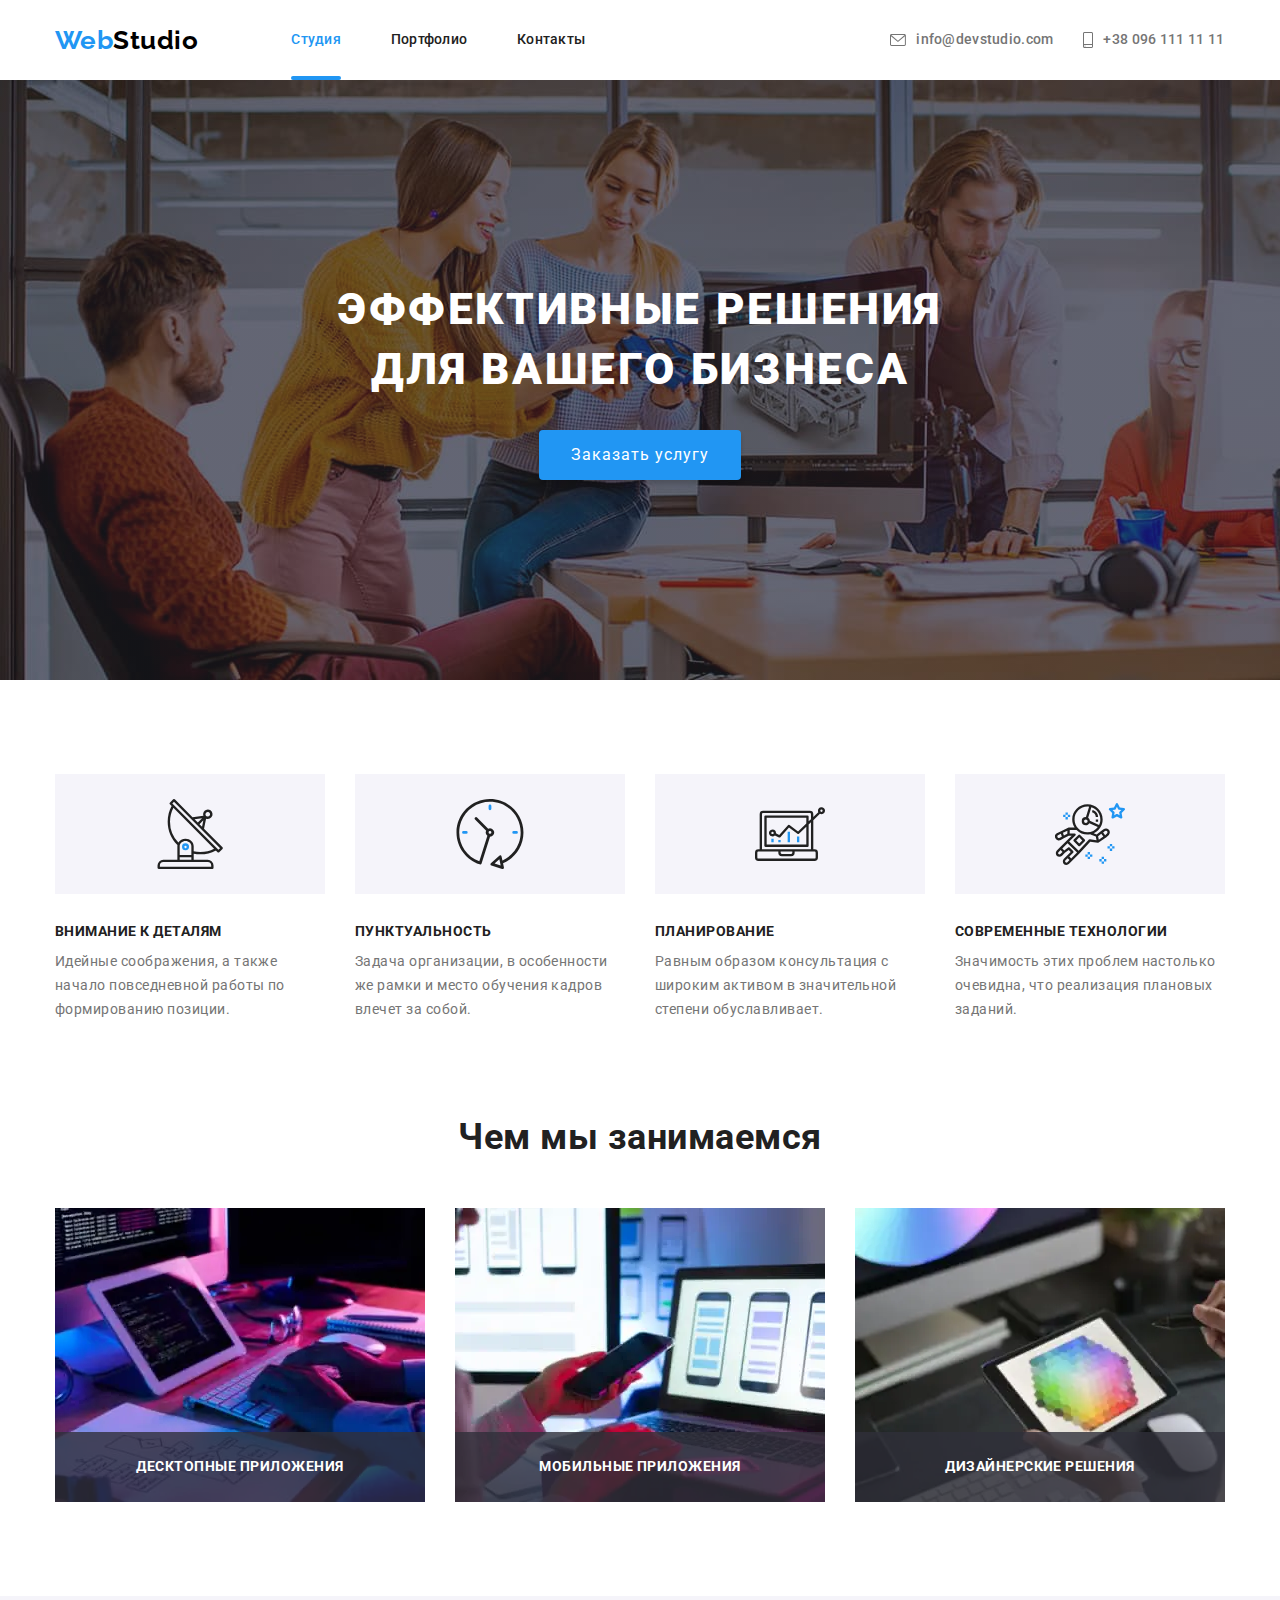
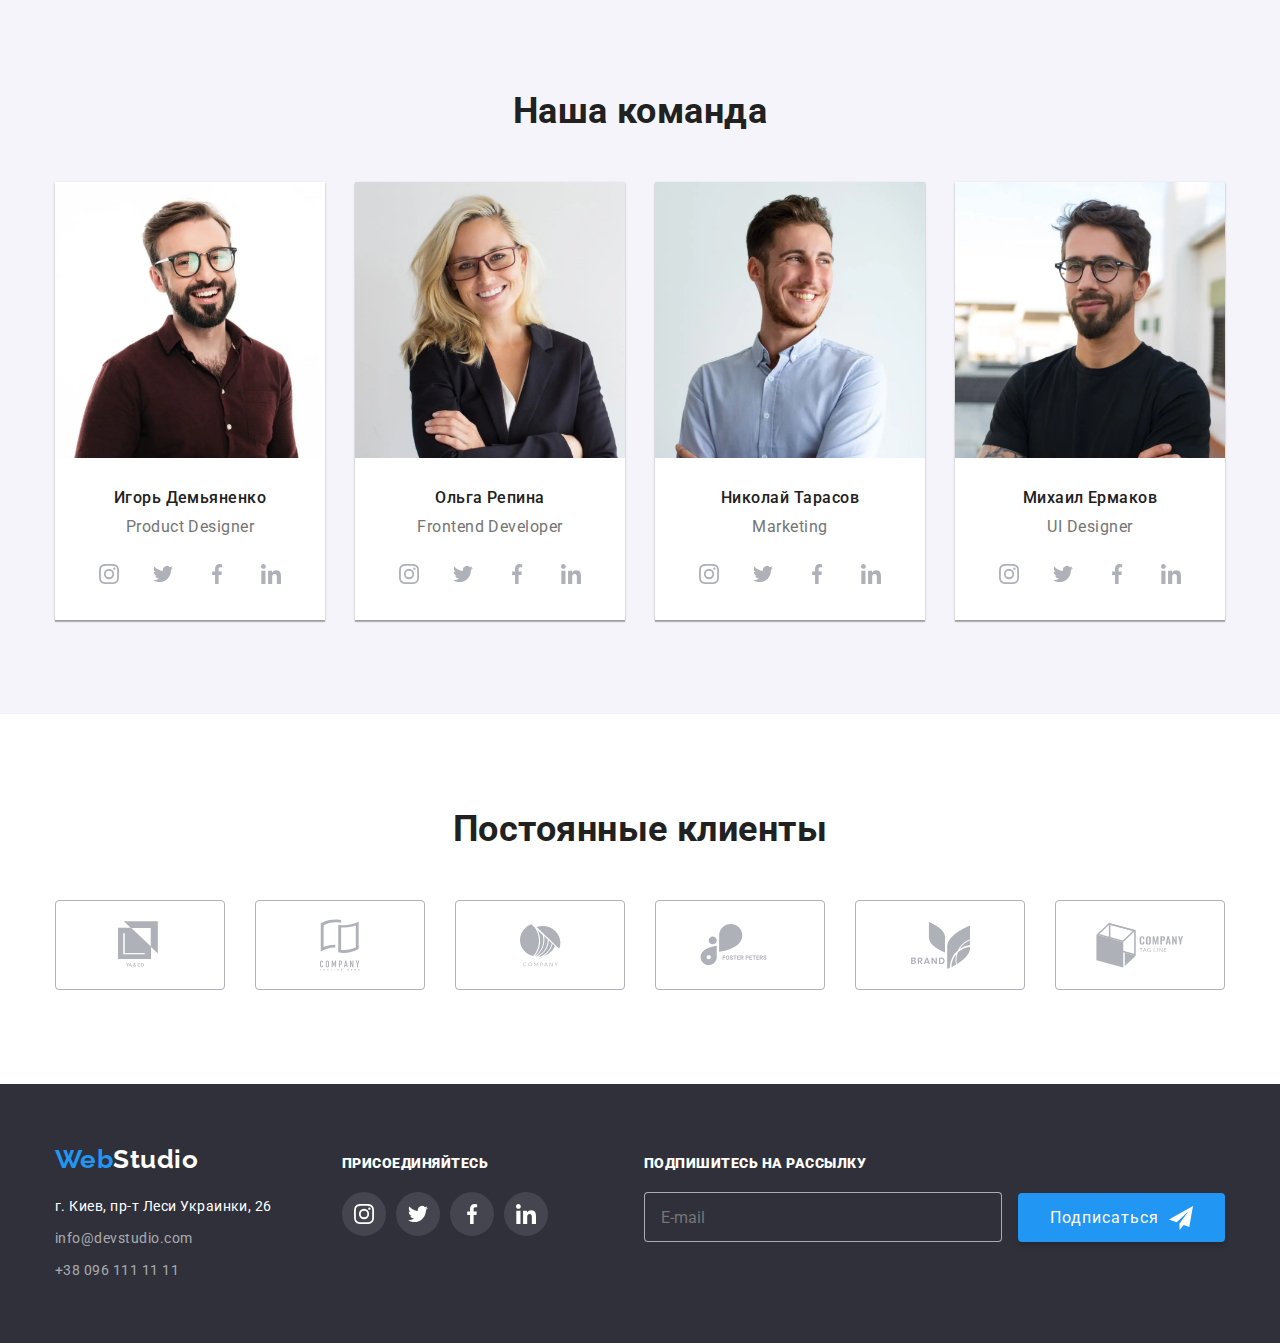
<file: index.html>
<!DOCTYPE html>
<html lang="ru">
<head>
    <meta charset="UTF-8">
    <meta name="viewport" content="width=device-width, initial-scale=1.0">
    <title>Веб студия</title>
    <link rel="stylesheet" href="https://cdnjs.cloudflare.com/ajax/libs/modern-normalize/1.0.0/modern-normalize.min.css">
    <link rel="preconnect" href="https://fonts.gstatic.com">
    <link
        href="https://fonts.googleapis.com/css2?family=Oleo+Script&family=Raleway:wght@700&family=Roboto:wght@400;500;700;900&display=swap"
        rel="stylesheet">
    <link rel="stylesheet" href="./css/main.min.css">
</head>
<body>
    <header>
        <div class="page-container header-container">
            <a href="" class="logo page-header__logo"><span class="logo--accented">Web</span>Studio</a>
            <div class="menu-block" data-menu>
                <nav class="page-header__navigation">
                    <ul class="navigation-list">
                        <li class="navigation-list__item"><a class="navigation-list__link navigation-list__link--current" href="">Студия</a></li>
                        <li class="navigation-list__item"><a class="navigation-list__link" href="./portfolio.html">Портфолио</a></li>
                        <li class="navigation-list__item"><a class="navigation-list__link" href="">Контакты</a></li>
                    </ul>
                </nav>
                <ul class="header__contakts-list">
                    <li class="contakts-list__item"><a class="contakts-list__link"
                            href="mailto:info@devstudio.com">
                            <svg width="16" height="12" class="contakts__icon">
                                <use href="./images/spriteoptim.svg#envelope"></use>
                            </svg>
                            info@devstudio.com</a></li>
                    <li class="contakts-list__item"><a class="contakts-list__link" href="tel:+380961111111">
                        <svg width="10" height="16" class="contakts__icon">
                            <use href="./images/spriteoptim.svg#smartphone"></use>
                        </svg>
                        +38 096 111 11 11</a></li>
                </ul>
            </div>
          <button aria-label="Кнопка вызова меню" type="button" class="menu-button" data-menu-button aria-expanded="false"
            aria-controls="mobile-menu">
            <svg width="40px" height="40px" class="menu-button__icon" aria-label="Переключатель мобильного меню">
                <use class="menu-button__icon--menu" href="./images/spriteoptim.svg#menu"></use>
                <use class="menu-button__icon--menu-close" href="./images/spriteoptim.svg#menu-close"></use>
            </svg>
        </button>  
        </div>
        
    </header>
    <main>
        <!-- Герой -->
        <section class="hero">
            <h1 class="hero__title">Эффективные решения для вашего бизнеса</h1>
            <button type="button" class="btn hero__button" data-modal-open>Заказать услугу</button>
        </section>
        <!-- Особенности -->
        <section class="section-container features">
            <div class="page-container">
                <h2 class="visually-hidden">Особенности</h2>
                <ul class="features-list">
                    <li class="features-list__item">
                        <div class="feature__icon">
                            <svg width="70" height="70" class="icon-feature">
                                <use href="./images/spriteoptim.svg#group"></use>
                            </svg>
                        </div>
                        <h3 class="feature__name">Внимание к деталям</h3>
                        <p class="feature__description">Идейные соображения, а также начало повседневной работы по формированию позиции.
                        </p>
                    </li>
                    <li class="features-list__item">
                        <div class="feature__icon">
                            <svg width="70" height="70" class="icon-feature">
                                <use href="./images/spriteoptim.svg#clock"></use>
                            </svg>
                        </div>
                        <h3 class="feature__name">Пунктуальность</h3>
                        <p class="feature__description">Задача организации, в особенности же рамки и место обучения кадров влечет за
                            собой.</p>
                    </li>
                    <li class="features-list__item">
                        <div class="feature__icon">
                            <svg width="70" height="70" class="icon-feature">
                                <use href="./images/spriteoptim.svg#diagram"></use>
                            </svg>
                        </div>
                        <h3 class="feature__name">Планирование</h3>
                        <p class="feature__description">Равным образом консультация с широким активом в значительной степени
                            обуславливает.</p>
                    </li>
                    <li class="features-list__item">
                        <div class="feature__icon">
                            <svg width="70" height="70" class="icon-feature">
                                <use href="./images/spriteoptim.svg#astronaut"></use>
                            </svg>
                        </div>
                        <h3 class="feature__name">Современные технологии</h3>
                        <p class="feature__description">Значимость этих проблем настолько очевидна, что реализация плановых заданий.</p>
                    </li>
                </ul>
                </ul>
            </div>
        </section>
        <!-- Чем мы занимаемся -->
        <section class="occupations">
            <div class="page-container">
            <h2 class="section__title">Чем мы занимаемся</h2>
            <ul class="occupations-list">
                <li class="occupations-list__item">
                <div class="occupation__wrapper">
                    <picture>
                        <source srcset="
                                                                    ./images/occupations/occupation1-1x.webp 1x,
                                                                    ./images/occupations/occupation1-2x.webp 2x
                                                                    " type="image/webp" />
                        <img width="370" height="294" srcset="
                                                                    ./images/occupations/occupation1-1x.jpg 1x,
                                                                    ./images/occupations/occupation1-2x.jpg 2x
                                                                    " src="./images/occupations/occupation1-1x.jpg" alt="Кодинг">
                    </picture>
                    <p class="occupation__description">Десктопные приложения</p>
                </div>    
                </li>
                <li class="occupations-list__item">
                    <div class="occupation__wrapper">
                        <picture>
                            <source srcset="
                                                                        ./images/occupations/occupation2-1x.webp 1x,
                                                                        ./images/occupations/occupation2-2x.webp 2x
                                                                        " type="image/webp" />
                            <img width="370" height="294" srcset="
                                                                        ./images/occupations/occupation2-1x.jpg 1x,
                                                                        ./images/occupations/occupation2-2x.jpg 2x
                                                                        " src="./images/occupations/occupation2-1x.jpg"
                                alt="Работа со смартфонами">
                        </picture>
                        <p class="occupation__description">Мобильные приложения</p>
                    </div>
                </li>
                <li class="occupations-list__item">
                   <div class="occupation__wrapper">
                        <picture>
                            <source srcset="
                                                                        ./images/occupations/occupation3-1x.webp 1x,
                                                                        ./images/occupations/occupation3-2x.webp 2x
                                                                        " type="image/webp" />
                            <img width="370" height="294" srcset="
                                                                        ./images/occupations/occupation3-1x.jpg 1x,
                                                                        ./images/occupations/occupation3-2x.jpg 2x
                                                                        " src="./images/occupations/occupation3-1x.jpg"
                                alt="Работа с цветовой палитрой">
                        </picture>
                        <p class="occupation__description">Дизайнерские решения</p>
                   </div>
                </li>
            </ul></div>
        </section>
        <!-- Команда -->
        <section class="section-container team">
            <div class="page-container">
                <h2 class="section__title">Наша команда</h2>
            <ul class="team-list">
                <li class="team-member">
                    <article>
                        <picture>
                            <source srcset="./images/team-photos/mobile/member1-mobile-1x.webp 450w,
                                                                ./images/team-photos/mobile/member1-mobile-2x.webp 900w,
                                                                ./images/team-photos/tablet/member1-tablet-1x.webp 354w,
                                                                ./images/team-photos/tablet/member1-tablet-2x.webp 708w,
                                                                ./images/team-photos/desctop/member1-desctop-1x.webp 270w,
                                                                ./images/team-photos/desctop/member1-desctop-2x.webp 540w" type="image/webp" />
                        
                            <img class="member__photo" srcset="
                                                                                    ./images/team-photos/mobile/member1-mobile-1x.jpg 450w,
                                                                                    ./images/team-photos/mobile/member1-mobile-2x.jpg 900w,
                                                                                    ./images/team-photos/tablet/member1-tablet-1x.jpg 354w,
                                                                                    ./images/team-photos/tablet/member1-tablet-2x.jpg 708w,
                                                                                    ./images/team-photos/desctop/member1-desctop-1x.jpg 270w,
                                                                                    ./images/team-photos/desctop/member1-desctop-2x.jpg 540w
                                                                                    "
                                sizes="(min-width: 1200px) 270px, (min-width: 768px) 354px, (min-width: 480px) 450px, 100%"
                                src="./images/team-photos/mobile/member1-mobile-1x.jpg" alt="Фото Игоря Демьяненко">
                        </picture>
                        <h3 class="team-member__name">Игорь Демьяненко</h3>
                        <p class="team-member__profession">Product Designer</p>
                        <ul class="socmedia-list socmedia-list--light">
                            <li><a class="socmedia__link socmedia__link--light" aria-label="Ссылка на инстаграмм" href="">
                                    <svg width="20" height="20" class="socmedia__icon socmedia__icon--light">
                                        <use href="./images/spriteoptim.svg#instagram"></use>
                                    </svg></a></li>
                            <li><a class="socmedia__link socmedia__link--light" aria-label="Ссылка на твиттер" href="">
                                    <svg width="20" height="20" class="socmedia__icon socmedia__icon--light">
                                        <use href="./images/spriteoptim.svg#twitter"></use>
                                    </svg></a></li>
                            <li><a class="socmedia__link socmedia__link--light" aria-label="Ссылка на фейсбук" href="">
                                    <svg width="20" height="20" class="socmedia__icon socmedia__icon--light">
                                        <use href="./images/spriteoptim.svg#facebook"></use>
                                    </svg>
                                </a></li>
                            <li><a class="socmedia__link socmedia__link--light" aria-label="Ссылка на линкедин" href="">
                                    <svg width="20" height="20" class="socmedia__icon socmedia__icon--light">
                                        <use href="./images/spriteoptim.svg#linkedin"></use>
                                    </svg>
                                </a></li>
                            </ul>
                    </article>
                </li>
                <li class="team-member">
                    <article>
                        <picture>
                            <source srcset="./images/team-photos/mobile/member2-mobile-1x.webp 450w,
                                                                ./images/team-photos/mobile/member2-mobile-2x.webp 900w,
                                                                ./images/team-photos/tablet/member2-tablet-1x.webp 354w,
                                                                ./images/team-photos/tablet/member2-tablet-2x.webp 708w,
                                                                ./images/team-photos/desctop/member2-desctop-1x.webp 270w,
                                                                ./images/team-photos/desctop/member2-desctop-2x.webp 540w" type="image/webp" />
                            <img class="member__photo" srcset="
                                                    ./images/team-photos/mobile/member2-mobile-2x.jpg 900w,
                                                    ./images/team-photos/mobile/member2-mobile-1x.jpg 450w,
                                                    ./images/team-photos/tablet/member2-tablet-1x.jpg 354w,
                                                    ./images/team-photos/tablet/member2-tablet-2x.jpg 708w,
                                                    ./images/team-photos/desctop/member2-desctop-1x.jpg 270w,
                                                    ./images/team-photos/desctop/member2-desctop-2x.jpg 540w
                                                    " sizes="(min-width: 1200px) 270px, (min-width: 768px) 354px, (min-width: 480px) 450px, 100%"
                                src="./images/team-photos/mobile/member2-mobile-1x.jpg" alt="Фото Ольги Репиной">
                        </picture>
                        <h3 class="team-member__name">Ольга Репина</h3>
                        <p class="team-member__profession">Frontend Developer</p>
                        <ul class="socmedia-list socmedia-list--light">
                            <li><a class="socmedia__link socmedia__link--light" aria-label="Ссылка на инстаграмм" href="">
                                    <svg width="20" height="20" class="socmedia__icon socmedia__icon--light">
                                        <use href="./images/spriteoptim.svg#instagram"></use>
                                    </svg></a></li>
                            <li><a class="socmedia__link socmedia__link--light" aria-label="Ссылка на твиттер" href="">
                                    <svg width="20" height="20" class="socmedia__icon socmedia__icon--light">
                                        <use href="./images/spriteoptim.svg#twitter"></use>
                                    </svg></a></li>
                            <li><a class="socmedia__link socmedia__link--light" aria-label="Ссылка на фейсбук" href="">
                                    <svg width="20" height="20" class="socmedia__icon socmedia__icon--light">
                                        <use href="./images/spriteoptim.svg#facebook"></use>
                                    </svg>
                                </a></li>
                            <li><a class="socmedia__link socmedia__link--light" aria-label="Ссылка на линкедин" href="">
                                    <svg width="20" height="20" class="socmedia__icon socmedia__icon--light">
                                        <use href="./images/spriteoptim.svg#linkedin"></use>
                                    </svg>
                                </a></li>
                        </ul>
                    </article>
                </li>
                <li class="team-member">
                    <article>
                        <picture>
                            <source srcset="./images/team-photos/mobile/member3-mobile-1x.webp 450w,
                                                                ./images/team-photos/mobile/member3-mobile-2x.webp 900w,
                                                                ./images/team-photos/tablet/member3-tablet-1x.webp 354w,
                                                                ./images/team-photos/tablet/member3-tablet-2x.webp 708w,
                                                                ./images/team-photos/desctop/member3-desctop-1x.webp 270w,
                                                                ./images/team-photos/desctop/member3-desctop-2x.webp 540w" type="image/webp" />
                            <img class="member__photo" srcset="
                                                    ./images/team-photos/mobile/member3-mobile-1x.jpg 450w,
                                                    ./images/team-photos/mobile/member3-mobile-2x.jpg 900w,
                                                    ./images/team-photos/tablet/member3-tablet-1x.jpg 354w,
                                                    ./images/team-photos/tablet/member3-tablet-2x.jpg 708w,
                                                    ./images/team-photos/desctop/member3-desctop-1x.jpg 270w,
                                                    ./images/team-photos/desctop/member3-desctop-2x.jpg 540w
                                                    " sizes="(min-width: 1200px) 270px, (min-width: 768px) 354px, (min-width: 480px) 450px, 100%"
                                src="./images/team-photos/mobile/member3-mobile-1x.jpg" alt="Фото Николая Тарасова">
                        </picture>
                        <h3 class="team-member__name">Николай Тарасов</h3>
                        <p class="team-member__profession">Marketing</p>
                        <ul class="socmedia-list socmedia-list--light">
                            <li><a class="socmedia__link socmedia__link--light" aria-label="Ссылка на инстаграмм" href="">
                                    <svg width="20" height="20" class="socmedia__icon socmedia__icon--light">
                                        <use href="./images/spriteoptim.svg#instagram"></use>
                                    </svg></a></li>
                            <li><a class="socmedia__link socmedia__link--light" aria-label="Ссылка на твиттер" href="">
                                    <svg width="20" height="20" class="socmedia__icon socmedia__icon--light">
                                        <use href="./images/spriteoptim.svg#twitter"></use>
                                    </svg></a></li>
                            <li><a class="socmedia__link socmedia__link--light" aria-label="Ссылка на фейсбук" href="">
                                    <svg width="20" height="20" class="socmedia__icon socmedia__icon--light">
                                        <use href="./images/spriteoptim.svg#facebook"></use>
                                    </svg>
                                </a></li>
                            <li><a class="socmedia__link socmedia__link--light" aria-label="Ссылка на линкедин" href="">
                                    <svg width="20" height="20" class="socmedia__icon socmedia__icon--light">
                                        <use href="./images/spriteoptim.svg#linkedin"></use>
                                    </svg>
                                </a></li>
                        </ul>
                    </article>
                </li>
                <li class="team-member">
                    <article>
                        <picture>
                            <source srcset="./images/team-photos/mobile/member4-mobile-1x.webp 450w,
                                                                ./images/team-photos/mobile/member4-mobile-2x.webp 900w,
                                                                ./images/team-photos/tablet/member4-tablet-1x.webp 354w,
                                                                ./images/team-photos/tablet/member4-tablet-2x.webp 708w,
                                                                ./images/team-photos/desctop/member4-desctop-1x.webp 270w,
                                                                ./images/team-photos/desctop/member4-desctop-2x.webp 540w" type="image/webp" />
                            <img class="member__photo" srcset="
                                                    ./images/team-photos/mobile/member4-mobile-1x.jpg 450w,
                                                    ./images/team-photos/mobile/member4-mobile-2x.jpg 900w,
                                                    ./images/team-photos/tablet/member4-tablet-1x.jpg 354w,
                                                    ./images/team-photos/tablet/member4-tablet-2x.jpg 708w,
                                                    ./images/team-photos/desctop/member4-desctop-1x.jpg 270w,
                                                    ./images/team-photos/desctop/member4-desctop-2x.jpg 540w
                                                    " sizes="(min-width: 1200px) 270px, (min-width: 768px) 354px, (min-width: 480px) 450px, 100%"
                                src="./images/team-photos/mobile/member4-mobile-1x.jpg" alt="Фото Михаила Ермакова">
                        </picture>
                        <h3 class="team-member__name">Михаил Ермаков</h3>
                        <p class="team-member__profession">UI Designer</p>
                        <ul class="socmedia-list socmedia-list--light">
                            <li><a class="socmedia__link socmedia__link--light" aria-label="Ссылка на инстаграмм" href="">
                                    <svg width="20" height="20" class="socmedia__icon socmedia__icon--light">
                                        <use href="./images/spriteoptim.svg#instagram"></use>
                                    </svg></a></li>
                            <li><a class="socmedia__link socmedia__link--light" aria-label="Ссылка на твиттер" href="">
                                    <svg width="20" height="20" class="socmedia__icon socmedia__icon--light">
                                        <use href="./images/spriteoptim.svg#twitter"></use>
                                    </svg></a></li>
                            <li><a class="socmedia__link socmedia__link--light" aria-label="Ссылка на фейсбук" href="">
                                    <svg width="20" height="20" class="socmedia__icon socmedia__icon--light">
                                        <use href="./images/spriteoptim.svg#facebook"></use>
                                    </svg>
                                </a></li>
                            <li><a class="socmedia__link socmedia__link--light" aria-label="Ссылка на линкедин" href="">
                                    <svg width="20" height="20" class="socmedia__icon socmedia__icon--light">
                                        <use href="./images/spriteoptim.svg#linkedin"></use>
                                    </svg>
                                </a></li>
                        </ul>
                    </article>
                </li>
            </ul></div>
        </section>
        <!-- Клиенты -->
        <section class="section-container clients">
            <div class="page-container">
                <h2 class="section__title">Постоянные клиенты</h2>
                <ul class="client-list">
                    <li class="client-list__item"><a aria-label="Ссылка на страницу клиента" class="client-list__link" href="">
                            <svg width="44" height="49" class="client-list__icon">
                                <use href="./images/spriteoptim.svg#logo1"></use>
                            </svg>
                        </a></li>
                    <li class="client-list__item"><a aria-label="Ссылка на страницу клиента" class="client-list__link" href="">
                            <svg width="40" height="52" class="client-list__icon">
                                <use href="./images/spriteoptim.svg#logo2"></use>
                            </svg>
                        </a></li>
                    <li class="client-list__item"><a aria-label="Ссылка на страницу клиента" class="client-list__link" href="">
                            <svg width="41" height="43" class="client-list__icon">
                                <use href="./images/spriteoptim.svg#logo3"></use>
                            </svg>
                        </a></li>
                    <li class="client-list__item"><a aria-label="Ссылка на страницу клиента" class="client-list__link" href="">
                            <svg width="80" height="42" class="client-list__icon">
                                <use href="./images/spriteoptim.svg#logo4"></use>
                            </svg>
                        </a></li>
                    <li class="client-list__item"><a aria-label="Ссылка на страницу клиента" class="client-list__link" href="">
                            <svg width="59" height="47" class="client-list__icon">
                                <use href="./images/spriteoptim.svg#logo5"></use>
                            </svg>
                        </a></li>
                    <li class="client-list__item"><a aria-label="Ссылка на страницу клиента" class="client-list__link" href="">
                            <svg width="88" height="45" class="client-list__icon">
                                <use href="./images/spriteoptim.svg#logo6"></use>
                            </svg>
                        </a></li>
                   </ul>
            </div>
        </section>
    </main>
    <footer class="page-footer">
        <div class="page-container footer-container">
            <div class="tablet-footer__box">
                <div class="footer-address__box">
                    <a href="" class="logo page-footer__logo"><span class="logo--accented">Web</span>Studio</a>
                    <address class="address-block">
                        <ul class="address-list">
                            <li class="address-list__item"><a class="address-list__link"
                                    href="https://www.google.com/maps/place/%D0%B1%D1%83%D0%BB.+%D0%9B%D0%B5%D1%81%D0%B8+%D0%A3%D0%BA%D1%80%D0%B0%D0%B8%D0%BD%D0%BA%D0%B8,+26,+%D0%9A%D0%B8%D0%B5%D0%B2,+02000/@50.4265807,30.5361971,17z/data=!3m1!4b1!4m5!3m4!1s0x40d4cf0e033ecbe9:0x57a4dffefec77da0!8m2!3d50.4265807!4d30.5383858">г.
                                    Киев, пр-т Леси Украинки, 26</a></li>
                            <li class="address-list__item"><a class="address-list__link"
                                    href="mailto:info@devstudio.com">info@devstudio.com</a></li>
                            <li class="address-list__item"><a class="address-list__link" href="tel:+380961111111">+38 096 111 11 11</a>
                            </li>
                        </ul>
                    </address>
                </div>
                <div class="join-block">
                    <b class="footer-block__title">присоединяйтесь</b>
                    <ul class="socmedia-list socmedia-list--dark">
                        <li><a class="socmedia__link socmedia__link--dark" aria-label="Ссылка на инстаграмм" href="">
                                <svg width="20" height="20" class="socmedia__icon socmedia__icon--dark">
                                    <use href="./images/spriteoptim.svg#instagram"></use>
                                </svg></a></li>
                        <li><a class="socmedia__link socmedia__link--dark" aria-label="Ссылка на твиттер" href="">
                                <svg width="20" height="20" class="socmedia__icon socmedia__icon--dark">
                                    <use href="./images/spriteoptim.svg#twitter"></use>
                                </svg></a></li>
                        <li><a class="socmedia__link socmedia__link--dark" aria-label="Ссылка на фейсбук" href="">
                                <svg width="20" height="20" class="socmedia__icon socmedia__icon--dark">
                                    <use href="./images/spriteoptim.svg#facebook"></use>
                                </svg>
                            </a></li>
                        <li><a class="socmedia__link socmedia__link--dark" aria-label="Ссылка на линкедин" href="">
                                <svg width="20" height="20" class="socmedia__icon socmedia__icon--dark">
                                    <use href="./images/spriteoptim.svg#linkedin"></use>
                                </svg>
                            </a></li>
                    </ul>
                </div>
            </div>
            <div class="signup-block">
                <b class="footer-block__title">Подпишитесь на рассылку</b>
                <form class="signup-form">
                    <!-- <label class="signup__label" for="signup"></label> -->
                    <input class="signup__input" type="text" name="" id="signup" placeholder="E-mail">
                    <button class="btn signup__button" type="submit">Подписаться
                        <svg width="24" height="24" class="signup__icon">
                            <use href="./images/spriteoptim.svg#plane"></use>
                        </svg>
                    </button>
                </form>
            </div>
        </div>
    </footer>
    <!-- Модальное окно -->
    <div class="backdrop is-hidden" data-modal>
        <div class="modal">
            <b class="form__title">Оставьте свои данные, мы вам перезвоним</b>
            <form class="modal__form">
                <ul class="fields-list">
                    <li class="form-field">
                        <label for="user-name" class="form-field__description">Имя</label>
                        <input class="form-field__input form-field__input--small" type="text" name="user-name" id="user-name">
                        <svg width="18" height="18" class="form__icon">
                            <use href="./images/spriteoptim.svg#name"></use>
                        </svg>
                    </li>
                    <li class="form-field">
                        <label for="user-phonenumber" class="form-field__description">Телефон</label>
                        <input class="form-field__input form-field__input--small" type="text" name="user-phonenumber" id="user-phonenumber">
                        <svg width="18" height="18" class="form__icon">
                            <use href="./images/spriteoptim.svg#tel"></use>
                        </svg>
                    </li>
                    <li class="form-field">
                        <label for="user-email" class="form-field__description">Почта</label>
                        <input class="form-field__input form-field__input--small" type="text" name="user-email" id="user-email">
                        <svg width="18" height="18" class="form__icon">
                            <use href="./images/spriteoptim.svg#email"></use>
                        </svg>
                    </li>
                    <li class="form-field">
                        <label for="user-commentary" class="form-field__description">Комментарий</label>
                        <textarea class="form-field__input form-field__input--big" name="user-commentary" id="user-commentary" cols="30" rows="10" placeholder="Введите текст"></textarea>
                    </li>
                </ul>
                
                <div class="modal__agreement">
                    <label class="agreement__description" for="user-agreement">Соглашаюсь с рассылкой и принимаю <a class="agreement__link" href="">Условия договора</a>
                    <input class="initial__checkbox visually-hidden" type="checkbox" name="user-agreement" id="user-agreement">
                    <div class="custom-checkbox">
                       <svg width="16" height="15" class="checkbox__icon">
                        <use href="./images/spriteoptim.svg#agree"></use>
                    </svg>
                    </div>
                    </label>
                </div>
                <div class="send-button__wrapper"><button class="btn send-button" type="submit">Отправить</button></div>
            </form>
            <button aria-label="Кнопка закрытия окна" data-modal-close class="close" type="button">
                <svg width="18" height="18" class="close__icon">
                    <use href="./images/spriteoptim.svg#close"></use>
                </svg>
            </button>
        </div>
    </div>
    <script src="./js/mobile-menu.js"></script>
    <script src="./js/modal.js"></script>
</body>
</html>
</file>
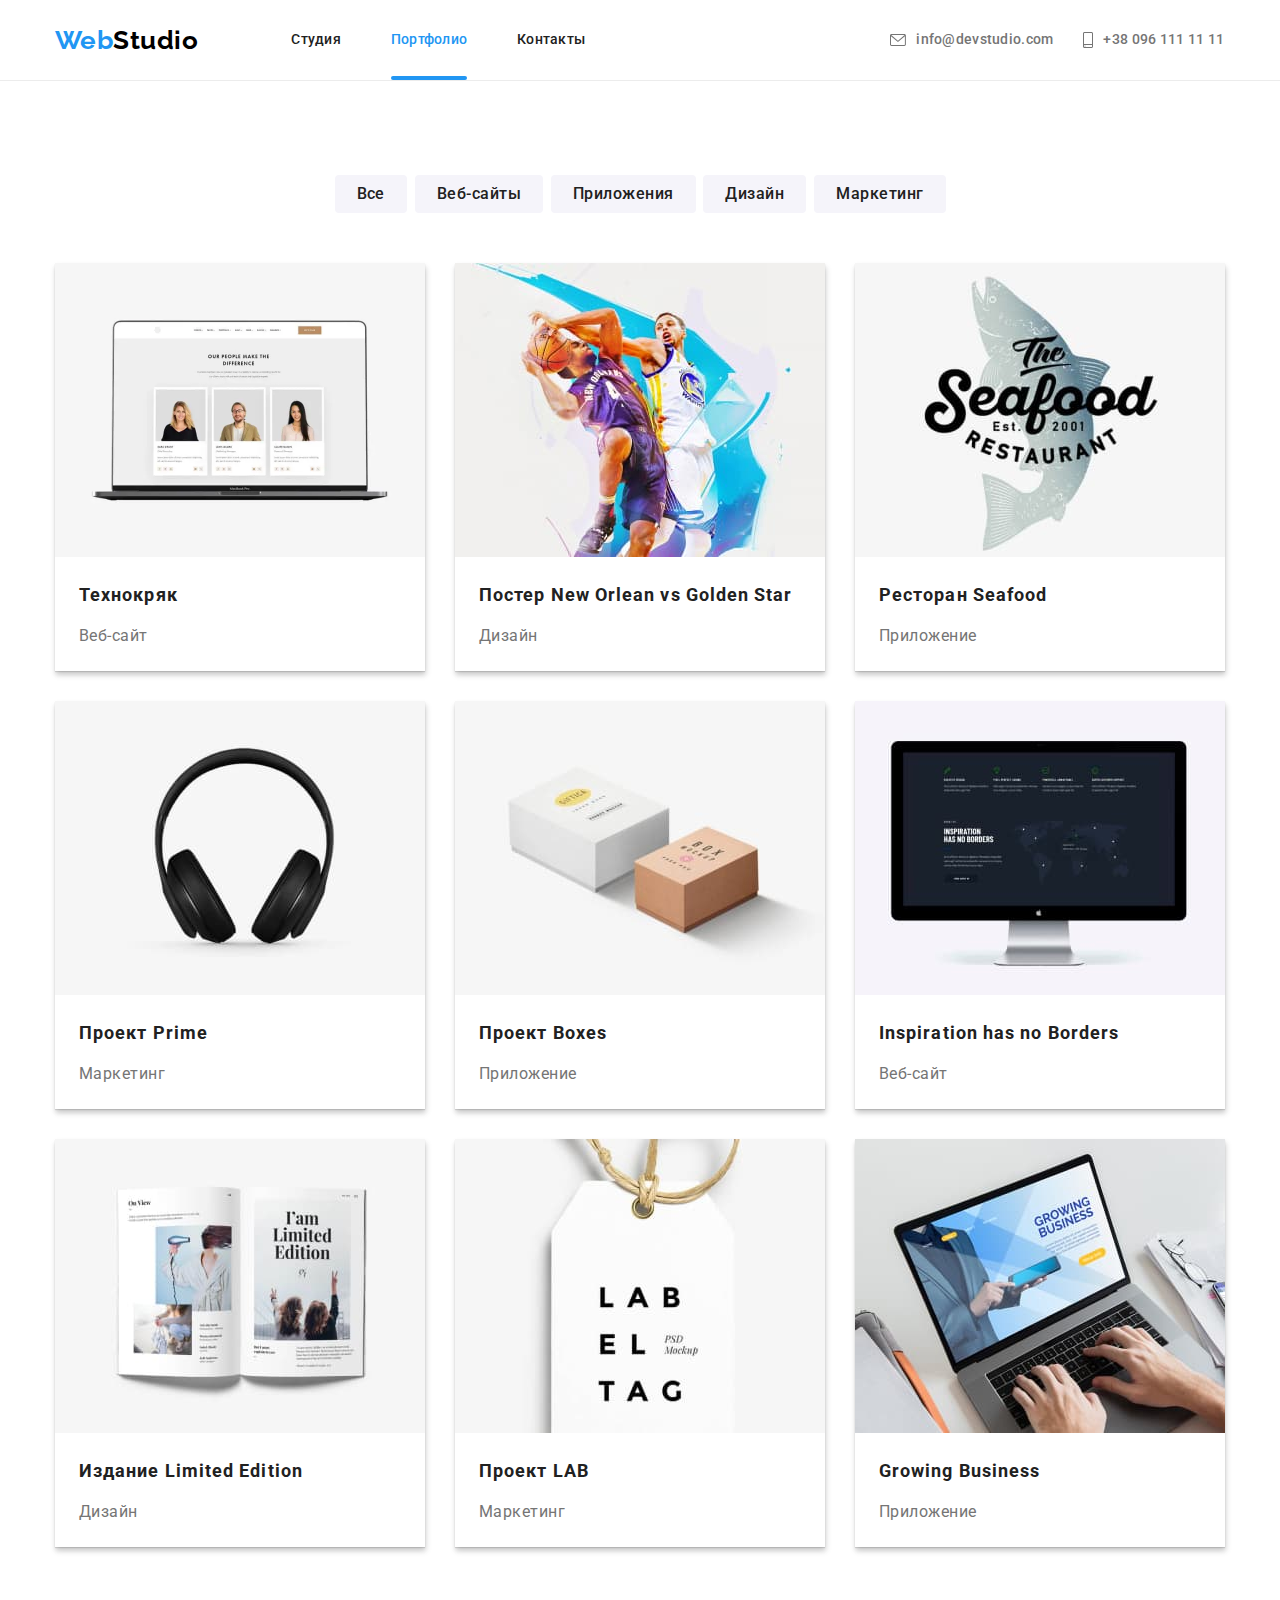
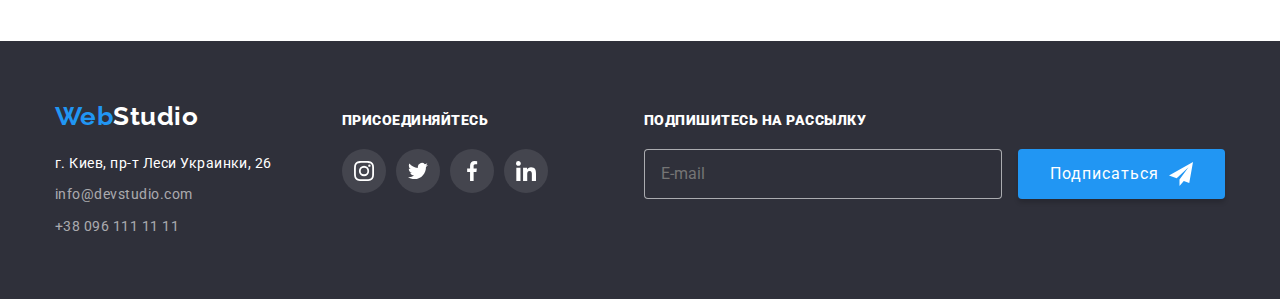
<file: portfolio.html>
<!DOCTYPE html>
<html lang="ru">
<head>
    <meta charset="UTF-8">
    <meta name="viewport" content="width=device-width, initial-scale=1.0">
    <title>Портфолио</title>
    <link rel="stylesheet" href="https://cdnjs.cloudflare.com/ajax/libs/modern-normalize/1.0.0/modern-normalize.min.css">
    <link rel="preconnect" href="https://fonts.gstatic.com">
    <link
        href="https://fonts.googleapis.com/css2?family=Oleo+Script&family=Raleway:wght@700&family=Roboto:wght@400;500;700;900&display=swap"
        rel="stylesheet">
    <link rel="stylesheet" href="./css/portfolio.min.css">
</head>
<body>
    <header class="page-header">
        <div class="page-container header-container">
            <a href="" class="logo page-header__logo"><span class="logo--accented">Web</span>Studio</a>
            <div class="menu-block" data-menu>
                <nav class="page-header__navigation">
                    <ul class="navigation-list">
                        <li class="navigation-list__item"><a class="navigation-list__link" href="./index.html">Студия</a></li>
                        <li class="navigation-list__item"><a class="navigation-list__link navigation-list__link--current" href="">Портфолио</a></li>
                        <li class="navigation-list__item"><a class="navigation-list__link" href="">Контакты</a></li>
                    </ul>
                </nav>
                <ul class="header__contakts-list">
                    <li class="contakts-list__item"><a class="contakts-list__link" href="mailto:info@devstudio.com">
                            <svg width="16" height="12" class="contakts__icon">
                                <use href="./images/spriteoptim.svg#envelope"></use>
                            </svg>
                            info@devstudio.com</a></li>
                    <li class="contakts-list__item"><a class="contakts-list__link" href="tel:+380961111111">
                            <svg width="10" height="16" class="contakts__icon">
                                <use href="./images/spriteoptim.svg#smartphone"></use>
                            </svg>
                            +38 096 111 11 11</a></li>
                </ul>
            </div>
            <button aria-label="Кнопка вызова меню" type="button" class="menu-button" data-menu-button aria-expanded="false"
                aria-controls="mobile-menu">
                <svg width="40px" height="40px" class="menu-button__icon" aria-label="Переключатель мобильного меню">
                    <use class="menu-button__icon--menu" href="./images/spriteoptim.svg#menu"></use>
                    <use class="menu-button__icon--menu-close" href="./images/spriteoptim.svg#menu-close"></use>
                </svg>
            </button>
        </div>
    
    </header>
    <main>
        <section class="page-container section-container portfolio-section">
            <h1 class="visually-hidden">Портфолио</h1>
            <form class="checkbox-collection">
                <input class="portfolio-initial__checkbox visually-hidden" type="checkbox" name="all" id="all">
                <label class="checkbox__item" for="all">Все</label>
                <input class="portfolio-initial__checkbox visually-hidden" type="checkbox" name="web-sites" id="web-sites">
                <label class="checkbox__item" for="web-sites">Веб-сайты</label>
                <input class="portfolio-initial__checkbox visually-hidden" type="checkbox" name="apps" id="apps">
                <label class="checkbox__item" for="apps">Приложения</label>
                <input class="portfolio-initial__checkbox visually-hidden" type="checkbox" name="design" id="design">
                <label class="checkbox__item" for="design">Дизайн</label>
                <input class="portfolio-initial__checkbox visually-hidden" type="checkbox" name="marketing" id="marketing">
                <label class="checkbox__item" for="marketing">Маркетинг</label>
                
            </form>
            <ul class="examples-list">
                <li class="example"><a class="example__link" href=""><article>
                    <div class="portfolio-image__wrapper">
                        <picture>
                            <source srcset="
                            ./images/portfolio/desctop/example1-desctop-1x.webp 370w,
                            ./images/portfolio/desctop/example1-desctop-2x.webp 740w" 
                            media="(min-width: 1200px)" type="image/webp"  />
                            <source
                            srcset="
                            ./images/portfolio/mobile/example1-mobile-1x.jpg 450w,
                            ./images/portfolio/mobile/example1-mobile-2x.jpg 900w," 
                            media="(max-width: 767px)" 
                            />
                            <source srcset="
                            ./images/portfolio/tablet/example1-tablet-1x.jpg 354w,
                            ./images/portfolio/tablet/example1-tablet-2x.jpg 708w," 
                            media="(max-width: 1199px)" 
                             />
                            
                            <img src="./images/portfolio/mobile/example1-mobile-1x.jpg" alt="Технокряк" 
                            sizes="(min-width:1200px) 370px, (min-width: 768px) 354px, 450px"
                            />
                        </picture>

                        <p class="portfolio-image__description">Технокряк это современная площадка распространения коронавируса. Компании используют эту платформу для цифрового шпионажа и атак на защищённые сервера конкурентов.</p>
                    </div>
                    <div class="portfolio-text__wrapper">
                        <h2 class="example__title">Технокряк</h2>
                        <p class="example__description">Веб-сайт</p>
                    </div>
                </article></a></li>
                <li class="example"><a class="example__link" href=""><article>
                    <div class="portfolio-image__wrapper">
                        <picture>
                            <source srcset="
                                                                                ./images/portfolio/mobile/example2-mobile-1x.webp 450w,
                                                                                ./images/portfolio/mobile/example2-mobile-2x.webp 900w,"
                                media="(max-width: $to-tablet)" type="image/webp" />
                            <source srcset="
                                                                                ./images/portfolio/tablet/example2-tablet-1x.webp 354w,
                                                                                ./images/portfolio/tablet/example2-tablet-2x.webp 708w,"
                                media="(max-width: $to-desctop)" type="image/webp" />
                            <source srcset="
                                                                                ./images/portfolio/desctop/example2-desctop-1x.webp 370w,
                                                                                ./images/portfolio/desctop/example2-desctop-2x.webp 740w"
                                media="(min-width: $desctop)" type="image/webp" />
                            <img srcset="
                                                    ./images/portfolio/mobile/example2-mobile-1x.jpg 450w,
                                                    ./images/portfolio/mobile/example2-mobile-2x.jpg 900w,
                                                    ./images/portfolio/tablet/example2-tablet-1x.jpg 354w,
                                                    ./images/portfolio/tablet/example2-tablet-2x.jpg 708w,
                                                    ./images/portfolio/desctop/example2-desctop-1x.jpg 370w,
                                                    ./images/portfolio/desctop/example2-desctop-2x.jpg 740w
                                                    " sizes="(min-width: 1200px) 370px, (min-width: 768px) 354px, 450px"
                                src="./images/portfolio/mobile/example2-mobile-1x.jpg" alt="Постер New Orlean vs Golden Star" />
                        </picture>
                        <p class="portfolio-image__description">Технокряк это современная площадка распространения коронавируса. Компании используют эту платформу для цифрового шпионажа и атак на защищённые сервера конкурентов.</p>
                    </div>
                    <div class="portfolio-text__wrapper portfolio-text__wrapper--long">
                        <h2 class="example__title">Постер New Orlean vs Golden Star</h2>
                        <p class="example__description">Дизайн</p>
                    </div>
                </article></a></li>
                <li class="example"><a class="example__link" href=""><article>
                    <div class="portfolio-image__wrapper">
                        <picture>
                            <source srcset="
                                                                                ./images/portfolio/mobile/example3-mobile-1x.webp 450w,
                                                                                ./images/portfolio/mobile/example3-mobile-2x.webp 900w,"
                                media="(max-width: $to-tablet)" type="image/webp" />
                            <source srcset="
                                                                                ./images/portfolio/tablet/example3-tablet-1x.webp 354w,
                                                                                ./images/portfolio/tablet/example3-tablet-2x.webp 708w,"
                                media="(max-width: $to-desctop)" type="image/webp" />
                            <source srcset="
                                                                                ./images/portfolio/desctop/example3-desctop-1x.webp 370w,
                                                                                ./images/portfolio/desctop/example3-desctop-2x.webp 740w"
                                media="(min-width: $desctop)" type="image/webp" />
                            <img srcset="
                                                    ./images/portfolio/mobile/example3-mobile-1x.jpg 450w,
                                                    ./images/portfolio/mobile/example3-mobile-2x.jpg 900w,
                                                    ./images/portfolio/tablet/example3-tablet-1x.jpg 354w,
                                                    ./images/portfolio/tablet/example3-tablet-2x.jpg 708w,
                                                    ./images/portfolio/desctop/example3-desctop-1x.jpg 370w,
                                                    ./images/portfolio/desctop/example3-desctop-2x.jpg 740w
                                                    " sizes="(min-width: 1200px) 370px, (min-width: 768px) 354px, 450px"
                                src="./images/portfolio/mobile/example3-mobile-1x.jpg" alt="Ресторан Seafood" />
                        </picture>
                        <p class="portfolio-image__description">Технокряк это современная площадка распространения коронавируса. Компании используют эту платформу для цифрового шпионажа и атак на защищённые сервера конкурентов.</p>
                    </div>
                    <div class="portfolio-text__wrapper">
                        <h2 class="example__title">Ресторан Seafood</h2>
                        <p class="example__description">Приложение</p>
                    </div>
                </article></a></li>
                <li class="example"><a class="example__link" href=""><article>
                    <div class="portfolio-image__wrapper">
                        <picture>
                            <source srcset="
                                                                                ./images/portfolio/mobile/example4-mobile-1x.webp 450w,
                                                                                ./images/portfolio/mobile/example4-mobile-2x.webp 900w,"
                                media="(max-width: $to-tablet)" type="image/webp" />
                            <source srcset="
                                                                                ./images/portfolio/tablet/example4-tablet-1x.webp 354w,
                                                                                ./images/portfolio/tablet/example4-tablet-2x.webp 708w,"
                                media="(max-width: $to-desctop)" type="image/webp" />
                            <source srcset="
                                                                                ./images/portfolio/desctop/example4-desctop-1x.webp 370w,
                                                                                ./images/portfolio/desctop/example4-desctop-2x.webp 740w"
                                media="(min-width: $desctop)" type="image/webp" />
                            <img srcset="
                                                    ./images/portfolio/mobile/example4-mobile-1x.jpg 450w,
                                                    ./images/portfolio/mobile/example4-mobile-2x.jpg 900w,
                                                    ./images/portfolio/tablet/example4-tablet-1x.jpg 354w,
                                                    ./images/portfolio/tablet/example4-tablet-2x.jpg 708w,
                                                    ./images/portfolio/desctop/example4-desctop-1x.jpg 370w,
                                                    ./images/portfolio/desctop/example4-desctop-2x.jpg 740w
                                                    " sizes="(min-width: 1200px) 370px, (min-width: 768px) 354px, 450px"
                                src="./images/portfolio/mobile/example4-mobile-1x.jpg" alt="Проект Prime" />
                        </picture>
                        <p class="portfolio-image__description">Технокряк это современная площадка распространения коронавируса. Компании используют эту платформу для цифрового шпионажа и атак на защищённые сервера конкурентов.</p>
                    </div>
                    <div class="portfolio-text__wrapper">
                        <h2 class="example__title">Проект Prime</h2>
                        <p class="example__description">Маркетинг</p>
                    </div>
                </article></a></li>
                <li class="example"><a class="example__link" href=""><article>
                    <div class="portfolio-image__wrapper">
                        <picture>
                            <source srcset="
                                                                                ./images/portfolio/mobile/example5-mobile-1x.webp 450w,
                                                                                ./images/portfolio/mobile/example5-mobile-2x.webp 900w,"
                                media="(max-width: $to-tablet)" type="image/webp" />
                            <source srcset="
                                                                                ./images/portfolio/tablet/example5-tablet-1x.webp 354w,
                                                                                ./images/portfolio/tablet/example5-tablet-2x.webp 708w,"
                                media="(max-width: $to-desctop)" type="image/webp" />
                            <source srcset="
                                                                                ./images/portfolio/desctop/example5-desctop-1x.webp 370w,
                                                                                ./images/portfolio/desctop/example5-desctop-2x.webp 740w"
                                media="(min-width: $desctop)" type="image/webp" />
                            <img srcset="
                                                    ./images/portfolio/mobile/example5-mobile-1x.jpg 450w,
                                                    ./images/portfolio/mobile/example5-mobile-2x.jpg 900w,
                                                    ./images/portfolio/tablet/example5-tablet-1x.jpg 354w,
                                                    ./images/portfolio/tablet/example5-tablet-2x.jpg 708w,
                                                    ./images/portfolio/desctop/example5-desctop-1x.jpg 370w,
                                                    ./images/portfolio/desctop/example5-desctop-2x.jpg 740w
                                                    " sizes="(min-width: 1200px) 370px, (min-width: 768px) 354px, 450px"
                                src="./images/portfolio/mobile/example5-mobile-1x.jpg" alt="Проект Boxes" />
                        </picture>
                        <p class="portfolio-image__description">Технокряк это современная площадка распространения коронавируса. Компании используют эту платформу для цифрового шпионажа и атак на защищённые сервера конкурентов.</p>
                    </div>
                    <div class="portfolio-text__wrapper">
                        <h2 class="example__title">Проект Boxes</h2>
                        <p class="example__description">Приложение</p>
                    </div>
                </article></a></li>
                <li class="example"><a class="example__link" href=""><article>
                    <div class="portfolio-image__wrapper">
                        <picture>
                            <source srcset="
                                                                                ./images/portfolio/mobile/example6-mobile-1x.webp 450w,
                                                                                ./images/portfolio/mobile/example6-mobile-2x.webp 900w,"
                                media="(max-width: $to-tablet)" type="image/webp" />
                            <source srcset="
                                                                                ./images/portfolio/tablet/example6-tablet-1x.webp 354w,
                                                                                ./images/portfolio/tablet/example6-tablet-2x.webp 708w,"
                                media="(max-width: $to-desctop)" type="image/webp" />
                            <source srcset="
                                                                                ./images/portfolio/desctop/example6-desctop-1x.webp 370w,
                                                                                ./images/portfolio/desctop/example6-desctop-2x.webp 740w"
                                media="(min-width: $desctop)" type="image/webp" />
                            <img srcset="
                                                    ./images/portfolio/mobile/example6-mobile-1x.jpg 450w,
                                                    ./images/portfolio/mobile/example6-mobile-2x.jpg 900w,
                                                    ./images/portfolio/tablet/example6-tablet-1x.jpg 354w,
                                                    ./images/portfolio/tablet/example6-tablet-2x.jpg 708w,
                                                    ./images/portfolio/desctop/example6-desctop-1x.jpg 370w,
                                                    ./images/portfolio/desctop/example6-desctop-2x.jpg 740w
                                                    " sizes="(min-width: 1200px) 370px, (min-width: 768px) 354px, 450px"
                                src="./images/portfolio/mobile/example6-mobile-1x.jpg" alt="Inspiration has no Borders" />
                        </picture>
                        <p class="portfolio-image__description">Технокряк это современная площадка распространения коронавируса. Компании используют эту платформу для цифрового шпионажа и атак на защищённые сервера конкурентов.</p>
                    </div>
                    <div class="portfolio-text__wrapper">
                        <h2 class="example__title">Inspiration has no Borders</h2>
                        <p class="example__description">Веб-сайт</p>
                    </div>
                </article></a></li>
                <li class="example"><a class="example__link" href=""><article>
                    <div class="portfolio-image__wrapper">
                        <picture>
                            <source srcset="
                                                                                ./images/portfolio/mobile/example7-mobile-1x.webp 450w,
                                                                                ./images/portfolio/mobile/example7-mobile-2x.webp 900w,"
                                media="(max-width: $to-tablet)" type="image/webp" />
                            <source srcset="
                                                                                ./images/portfolio/tablet/example7-tablet-1x.webp 354w,
                                                                                ./images/portfolio/tablet/example7-tablet-2x.webp 708w,"
                                media="(max-width: $to-desctop)" type="image/webp" />
                            <source srcset="
                                                                                ./images/portfolio/desctop/example7-desctop-1x.webp 370w,
                                                                                ./images/portfolio/desctop/example7-desctop-2x.webp 740w"
                                media="(min-width: $desctop)" type="image/webp" />
                            <img srcset="
                                                    ./images/portfolio/mobile/example7-mobile-1x.jpg 450w,
                                                    ./images/portfolio/mobile/example7-mobile-2x.jpg 900w,
                                                    ./images/portfolio/tablet/example7-tablet-1x.jpg 354w,
                                                    ./images/portfolio/tablet/example7-tablet-2x.jpg 708w,
                                                    ./images/portfolio/desctop/example7-desctop-1x.jpg 370w,
                                                    ./images/portfolio/desctop/example7-desctop-2x.jpg 740w
                                                    " sizes="(min-width: 1200px) 370px, (min-width: 768px) 354px, 450px"
                                src="./images/portfolio/mobile/example7-mobile-1x.jpg" alt="Издание Limited Edition" />
                        </picture>
                        <p class="portfolio-image__description">Технокряк это современная площадка распространения коронавируса. Компании используют эту платформу для цифрового шпионажа и атак на защищённые сервера конкурентов.</p>
                    </div>
                    <div class="portfolio-text__wrapper">
                        <h2 class="example__title">Издание Limited Edition</h2>
                        <p class="example__description">Дизайн</p>
                    </div>
                </article></a></li>
                <li class="example"><a class="example__link" href=""><article>
                    <div class="portfolio-image__wrapper">
                        <picture>
                            <source srcset="
                                                                                ./images/portfolio/mobile/example8-mobile-1x.webp 450w,
                                                                                ./images/portfolio/mobile/example8-mobile-2x.webp 900w,"
                                media="(max-width: $to-tablet)" type="image/webp" />
                            <source srcset="
                                                                                ./images/portfolio/tablet/example8-tablet-1x.webp 354w,
                                                                                ./images/portfolio/tablet/example8-tablet-2x.webp 708w,"
                                media="(max-width: $to-desctop)" type="image/webp" />
                            <source srcset="
                                                                                ./images/portfolio/desctop/example8-desctop-1x.webp 370w,
                                                                                ./images/portfolio/desctop/example8-desctop-2x.webp 740w"
                                media="(min-width: $desctop)" type="image/webp" />
                            <img srcset="
                                                    ./images/portfolio/mobile/example8-mobile-1x.jpg 450w,
                                                    ./images/portfolio/mobile/example8-mobile-2x.jpg 900w,
                                                    ./images/portfolio/tablet/example8-tablet-1x.jpg 354w,
                                                    ./images/portfolio/tablet/example8-tablet-2x.jpg 708w,
                                                    ./images/portfolio/desctop/example8-desctop-1x.jpg 370w,
                                                    ./images/portfolio/desctop/example8-desctop-2x.jpg 740w
                                                    " sizes="(min-width: 1200px) 370px, (min-width: 768px) 354px, 450px"
                                src="./images/portfolio/mobile/example8-mobile-1x.jpg" alt="Проект LAB" />
                        </picture>
                        <p class="portfolio-image__description">Технокряк это современная площадка распространения коронавируса. Компании используют эту платформу для цифрового шпионажа и атак на защищённые сервера конкурентов.</p>
                    </div>
                    <div class="portfolio-text__wrapper">
                        <h2 class="example__title">Проект LAB</h2>
                        <p class="example__description">Маркетинг</p>
                    </div>
                </article></a></li>
                <li class="example"><a class="example__link" href=""><article>
                    <div class="portfolio-image__wrapper">
                        <picture>
                            <source srcset="
                                                                                ./images/portfolio/mobile/example9-mobile-1x.webp 450w,
                                                                                ./images/portfolio/mobile/example9-mobile-2x.webp 900w,"
                                media="(max-width: $to-tablet)" type="image/webp" />
                            <source srcset="
                                                                                ./images/portfolio/tablet/example9-tablet-1x.webp 354w,
                                                                                ./images/portfolio/tablet/example9-tablet-2x.webp 708w,"
                                media="(max-width: $to-desctop)" type="image/webp" />
                            <source srcset="
                                                                                ./images/portfolio/desctop/example9-desctop-1x.webp 370w,
                                                                                ./images/portfolio/desctop/example9-desctop-2x.webp 740w"
                                media="(min-width: $desctop)" type="image/webp" />
                            <img srcset="
                                                    ./images/portfolio/mobile/example9-mobile-1x.jpg 450w,
                                                    ./images/portfolio/mobile/example9-mobile-2x.jpg 900w,
                                                    ./images/portfolio/tablet/example9-tablet-1x.jpg 354w,
                                                    ./images/portfolio/tablet/example9-tablet-2x.jpg 708w,
                                                    ./images/portfolio/desctop/example9-desctop-1x.jpg 370w,
                                                    ./images/portfolio/desctop/example9-desctop-2x.jpg 740w
                                                    " sizes="(min-width: 1200px) 370px, (min-width: 768px) 354px, 450px"
                                src="./images/portfolio/mobile/example9-mobile-1x.jpg" alt="Growing Business" />
                        </picture>
                        <p class="portfolio-image__description">Технокряк это современная площадка распространения коронавируса. Компании используют эту платформу для цифрового шпионажа и атак на защищённые сервера конкурентов.</p>
                    </div>
                    <div class="portfolio-text__wrapper">
                        <h2 class="example__title">Growing Business</h2>
                        <p class="example__description">Приложение</p>
                    </div>
                </article></a></li>
            </ul>
        </section>
    </main>
    <footer class="page-footer">
        <div class="page-container footer-container">
            <div class="tablet-footer__box">
                <div class="footer-address__box">
                    <a href="" class="logo page-footer__logo"><span class="logo--accented">Web</span>Studio</a>
                    <address class="address-block">
                        <ul class="address-list">
                            <li class="address-list__item"><a class="address-list__link"
                                    href="https://www.google.com/maps/place/%D0%B1%D1%83%D0%BB.+%D0%9B%D0%B5%D1%81%D0%B8+%D0%A3%D0%BA%D1%80%D0%B0%D0%B8%D0%BD%D0%BA%D0%B8,+26,+%D0%9A%D0%B8%D0%B5%D0%B2,+02000/@50.4265807,30.5361971,17z/data=!3m1!4b1!4m5!3m4!1s0x40d4cf0e033ecbe9:0x57a4dffefec77da0!8m2!3d50.4265807!4d30.5383858">г.
                                    Киев, пр-т Леси Украинки, 26</a></li>
                            <li class="address-list__item"><a class="address-list__link"
                                    href="mailto:info@devstudio.com">info@devstudio.com</a></li>
                            <li class="address-list__item"><a class="address-list__link" href="tel:+380961111111">+38 096
                                    111 11 11</a>
                            </li>
                        </ul>
                    </address>
                </div>
                <div class="join-block">
                    <b class="footer-block__title">присоединяйтесь</b>
                    <ul class="socmedia-list socmedia-list--dark">
                        <li><a class="socmedia__link socmedia__link--dark" aria-label="Ссылка на инстаграмм" href="">
                                <svg width="20" height="20" class="socmedia__icon socmedia__icon--dark">
                                    <use href="./images/spriteoptim.svg#instagram"></use>
                                </svg></a></li>
                        <li><a class="socmedia__link socmedia__link--dark" aria-label="Ссылка на твиттер" href="">
                                <svg width="20" height="20" class="socmedia__icon socmedia__icon--dark">
                                    <use href="./images/spriteoptim.svg#twitter"></use>
                                </svg></a></li>
                        <li><a class="socmedia__link socmedia__link--dark" aria-label="Ссылка на фейсбук" href="">
                                <svg width="20" height="20" class="socmedia__icon socmedia__icon--dark">
                                    <use href="./images/spriteoptim.svg#facebook"></use>
                                </svg>
                            </a></li>
                        <li><a class="socmedia__link socmedia__link--dark" aria-label="Ссылка на линкедин" href="">
                                <svg width="20" height="20" class="socmedia__icon socmedia__icon--dark">
                                    <use href="./images/spriteoptim.svg#linkedin"></use>
                                </svg>
                            </a></li>
                    </ul>
                </div>
            </div>
            <div class="signup-block">
                <b class="footer-block__title">Подпишитесь на рассылку</b>
                <form class="signup-form">
                    <!-- <label class="signup__label" for="signup"></label> -->
                    <input class="signup__input" type="text" name="" id="signup" placeholder="E-mail">
                    <button class="btn signup__button" type="submit">Подписаться
                        <svg width="24" height="24" class="signup__icon">
                            <use href="./images/spriteoptim.svg#plane"></use>
                        </svg>
                    </button>
                </form>
            </div>
        </div>
    </footer>
    <script src="./js/mobile-menu.js"></script>
</body>
</html>
</file>
<file: css/main.min.css>
body{min-width:230px;overflow-x:scroll;color:#212121;font-family:roboto, sans-serif;font-weight:700;letter-spacing:0.03em}a{text-decoration:none}ul{list-style:none;margin:0;padding:0}img{display:block;width:100%;height:auto}.visually-hidden{position:absolute;top:0;left:0;width:1px;height:1px;margin:-1px;border:0;padding:0;clip:rect(0 0 0 0);overflow:hidden}.logo{display:inline-block;font-family:raleway, oleo script, sans-serif;font-size:24px;line-height:1.17}.logo--accented{color:#2196f3}@media screen and (min-width: 1200px){.logo{font-size:26px;line-height:1.19}}.page-header__logo{color:#000}.page-footer__logo{color:#fff;text-align:center;margin-bottom:20px}.btn{border:none;background-color:#2196f3;color:#fff;letter-spacing:0.06em;font-size:16px;line-height:1.87;padding:10px 32px 10px 32px;-webkit-box-shadow:0px 4px 4px rgba(0,0,0,0.15);box-shadow:0px 4px 4px rgba(0,0,0,0.15);border-radius:4px;cursor:pointer}.section__title{margin-top:0;margin-bottom:30px;font-size:28px;line-height:1.18;text-align:center}@media screen and (min-width: 1200px){.section__title{font-size:36px;line-height:1.17;margin-bottom:50px}}.page-container{padding-left:15px;padding-right:15px;margin-left:auto;margin-right:auto}@media screen and (max-width: 479px){.page-container{max-width:480px}}@media screen and (min-width: 480px){.page-container{width:480px}}@media screen and (min-width: 768px){.page-container{width:768px}}@media screen and (min-width: 1200px){.page-container{width:1200px}}.section-container{padding-top:60px;padding-bottom:60px}@media screen and (min-width: 1200px){.section-container{padding-top:94px;padding-bottom:94px}}.socmedia-list{display:-webkit-box;display:-ms-flexbox;display:flex;width:206px;-webkit-box-pack:justify;-ms-flex-pack:justify;justify-content:space-between;margin-left:auto;margin-right:auto}.socmedia-list--light{margin-top:16px}.socmedia__link{display:-webkit-box;display:-ms-flexbox;display:flex;-webkit-box-pack:center;-ms-flex-pack:center;justify-content:center;-webkit-box-align:center;-ms-flex-align:center;align-items:center;width:44px;height:44px;border-radius:50%}.socmedia__link--dark{background-color:rgba(255,255,255,0.1);-webkit-transition:background-color 250ms cubic-bezier(0.4, 0, 0.2, 1);transition:background-color 250ms cubic-bezier(0.4, 0, 0.2, 1)}.socmedia__link--dark:hover,.socmedia__link--dark:focus{background-color:#2196f3}.socmedia__link--light{-webkit-transition:background-color 250ms cubic-bezier(0.4, 0, 0.2, 1);transition:background-color 250ms cubic-bezier(0.4, 0, 0.2, 1)}.socmedia__link--light:hover,.socmedia__link--light:focus{background-color:#2196f3}.socmedia__link--light:hover .socmedia__icon--light,.socmedia__link--light:focus .socmedia__icon--light{fill:#fff}.socmedia__icon--light{fill:#afb1b8;-webkit-transition:fill 250ms cubic-bezier(0.4, 0, 0.2, 1);transition:fill 250ms cubic-bezier(0.4, 0, 0.2, 1)}.socmedia__icon--dark{fill:#fff}body.modal-open{overflow:hidden}@media screen and (min-width: 768px){.page-header__navigation{margin-right:84px}}@media screen and (min-width: 1200px){.page-header__navigation{margin-right:305px}}@media screen and (min-width: 768px){.navigation-list{display:-webkit-box;display:-ms-flexbox;display:flex;-webkit-box-pack:justify;-ms-flex-pack:justify;justify-content:space-between;width:294px}}.navigation-list__link{display:inline-block;color:inherit;-webkit-transition:color 250ms cubic-bezier(0.4, 0, 0.2, 1);transition:color 250ms cubic-bezier(0.4, 0, 0.2, 1);letter-spacing:0.02em;font-weight:500;font-size:18px;line-height:1.17}@media screen and (min-width: 768px){.navigation-list__link{font-size:14px;line-height:1.14;padding-top:32px;padding-bottom:32px}}.navigation-list__link:hover,.navigation-list__link:focus{color:#2196f3}.navigation-list__link--current{position:relative;color:#2196f3}.navigation-list__link--current::after{position:absolute;left:0;bottom:-8px;content:'';display:inline-block;width:100%;height:4px;border-radius:2px;background-color:#2196f3}@media screen and (min-width: 768px){.navigation-list__link--current::after{bottom:0}}@media screen and (min-width: 1200px){.header__contakts-list{display:-webkit-inline-box;display:-ms-inline-flexbox;display:inline-flex;margin-right:0;margin-left:auto}}@media screen and (min-width: 768px) and (max-width: 1199px){.contakts-list__item:not(:last-child){margin-bottom:10px}}@media screen and (min-width: 1200px){.contakts-list__item:not(:last-child){margin-right:30px}}.contakts-list__link{display:-webkit-inline-box;display:-ms-inline-flexbox;display:inline-flex;-webkit-box-align:center;-ms-flex-align:center;align-items:center;color:#757575;-webkit-transition:color 250ms cubic-bezier(0.4, 0, 0.2, 1);transition:color 250ms cubic-bezier(0.4, 0, 0.2, 1);letter-spacing:0.02em;font-weight:500;font-size:18px;line-height:1.17}@media screen and (min-width: 768px){.contakts-list__link{display:-webkit-box;display:-ms-flexbox;display:flex}}@media screen and (min-width: 768px){.contakts-list__link{font-size:12px;line-height:1.16}}@media screen and (min-width: 768px){.contakts-list__link{font-size:14px;line-height:1.14}}.contakts-list__link:hover,.contakts-list__link:focus{color:#2196f3}.contakts-list__link:hover .contakts__icon,.contakts-list__link:focus .contakts__icon{fill:#2196f3}.contakts__icon{fill:#757575;-webkit-transition:fill 250ms cubic-bezier(0.4, 0, 0.2, 1);transition:fill 250ms cubic-bezier(0.4, 0, 0.2, 1);margin-right:10px}.menu-button{position:absolute;top:10px;right:15px;border:none;background-color:#fff;padding:0}.menu-button:hover .menu-button__icon,.menu-button:focus .menu-button__icon{fill:#2196f3}@media screen and (min-width: 768px){.menu-button{display:none}}.menu-button__icon--menu-close{display:none}@media screen and (max-width: 767px){.menu-block{display:none}}@media screen and (min-width: 768px){.menu-block{display:-webkit-box;display:-ms-flexbox;display:flex;-webkit-box-align:center;-ms-flex-align:center;align-items:center;margin-left:88px}}@media screen and (min-width: 1200px){.menu-block{margin-left:93px}}.menu-button.is-open .menu-button__icon--menu{display:none}.menu-button.is-open .menu-button__icon--menu-close{display:block}@media screen and (max-width: 767px){.menu-block.is-open{position:absolute;top:100%;left:0;display:block;text-align:center;width:100%;background-color:#fff;border-top:1px solid #ececec}.menu-block.is-open .page-header__navigation{margin-top:60px;margin-bottom:60px}.menu-block.is-open .header__contakts-list{margin-bottom:60px}.menu-block.is-open .navigation-list__item:not(:last-child){margin-bottom:40px}}.menu-block.is-open .contakts-list__item:not(:last-child){margin-bottom:16px}.header-container{position:relative}@media screen and (max-width: 767px){.header-container{padding-top:16px;padding-bottom:16px}}@media screen and (min-width: 768px){.header-container{display:-webkit-box;display:-ms-flexbox;display:flex;-webkit-box-align:center;-ms-flex-align:center;align-items:center}}.hero{background-color:#2f303a;text-align:center;height:400px;max-width:480px;margin-left:auto;margin-right:auto;padding-left:15px;padding-right:15px;background-image:-webkit-gradient(linear, left top, right top, from(rgba(47,48,58,0.4)), to(rgba(47,48,58,0.4))),url(./../images/mobile-hero-1x.jpg);background-image:linear-gradient(to right, rgba(47,48,58,0.4), rgba(47,48,58,0.4)),url(./../images/mobile-hero-1x.jpg);background-size:cover}@media screen and (min-device-pixel-ratio: 2), screen and (-webkit-min-device-pixel-ratio: 2), screen and (min-resolution: 192dpi), screen and (min-resolution: 2dppx){.hero{background-image:-webkit-gradient(linear, left top, right top, from(rgba(47,48,58,0.4)), to(rgba(47,48,58,0.4))),url(./../images/mobile-hero-2x.jpg);background-image:linear-gradient(to right, rgba(47,48,58,0.4), rgba(47,48,58,0.4)),url(./../images/mobile-hero-2x.jpg)}}@media screen and (min-width: 481px){.hero{background-image:-webkit-gradient(linear, left top, right top, from(rgba(47,48,58,0.4)), to(rgba(47,48,58,0.4))),url(./../images/tablet-hero-1x.jpg);background-image:linear-gradient(to right, rgba(47,48,58,0.4), rgba(47,48,58,0.4)),url(./../images/tablet-hero-1x.jpg)}}@media screen and (min-width: 481px) and (min-device-pixel-ratio: 2), screen and (min-width: 481px) and (-webkit-min-device-pixel-ratio: 2), screen and (min-width: 481px) and (min-resolution: 192dpi), screen and (min-width: 481px) and (min-resolution: 2dppx){.hero{background-image:-webkit-gradient(linear, left top, right top, from(rgba(47,48,58,0.4)), to(rgba(47,48,58,0.4))),url(./../images/tablet-hero-2x.jpg);background-image:linear-gradient(to right, rgba(47,48,58,0.4), rgba(47,48,58,0.4)),url(./../images/tablet-hero-2x.jpg)}}@media screen and (min-width: 768px){.hero{max-width:768px;display:-webkit-box;display:-ms-flexbox;display:flex;-webkit-box-align:center;-ms-flex-align:center;align-items:center;-webkit-box-orient:vertical;-webkit-box-direction:normal;-ms-flex-direction:column;flex-direction:column}}@media screen and (min-width: 769px){.hero{background-image:-webkit-gradient(linear, left top, right top, from(rgba(47,48,58,0.4)), to(rgba(47,48,58,0.4))),url(./../images/desctop-hero-1x.jpg);background-image:linear-gradient(to right, rgba(47,48,58,0.4), rgba(47,48,58,0.4)),url(./../images/desctop-hero-1x.jpg)}}@media screen and (min-width: 769px) and (min-device-pixel-ratio: 2), screen and (min-width: 769px) and (-webkit-min-device-pixel-ratio: 2), screen and (min-width: 769px) and (min-resolution: 192dpi), screen and (min-width: 769px) and (min-resolution: 2dppx){.hero{background-image:-webkit-gradient(linear, left top, right top, from(rgba(47,48,58,0.4)), to(rgba(47,48,58,0.4))),url(./../images/desctoop-hero-2x.jpg);background-image:linear-gradient(to right, rgba(47,48,58,0.4), rgba(47,48,58,0.4)),url(./../images/desctoop-hero-2x.jpg)}}@media screen and (min-width: 1200px){.hero{width:100%;height:600px;max-width:1600px}}.hero__title{display:inline-block;margin-top:0;margin-bottom:30px;padding-top:118px;width:360px;color:#fff;letter-spacing:0.06em;font-weight:900;font-size:26px;line-height:1.61;text-transform:uppercase}@media screen and (max-width: 479px){.hero__title{max-width:360px}}@media screen and (min-width: 1200px){.hero__title{width:696px;padding-top:200px;font-size:44px;line-height:1.36}}@media screen and (min-width: 768px){.features-list{display:-webkit-box;display:-ms-flexbox;display:flex;-webkit-box-pack:justify;-ms-flex-pack:justify;justify-content:space-between;-ms-flex-wrap:wrap;flex-wrap:wrap}}.feature__name{margin-top:30px;margin-bottom:0;font-size:14px;line-height:1.14;text-transform:uppercase}@media screen and (max-width: 767px){.feature__name{text-align:center}}.feature__description{margin-top:10px;margin-bottom:0;color:#757575;font-size:14px;line-height:1.71;font-weight:400}.feature__icon{display:-webkit-box;display:-ms-flexbox;display:flex;-webkit-box-pack:center;-ms-flex-pack:center;justify-content:center;-webkit-box-align:center;-ms-flex-align:center;align-items:center;background-color:#f5f4fa;max-width:450px;height:120px}@media screen and (max-width: 767px){.features-list__item:not(:last-child){margin-bottom:30px}}@media screen and (min-width: 768px) and (max-width: 1199px){.features-list__item{width:354px}.features-list__item:nth-child(-n+2){margin-bottom:30px}}@media screen and (min-width: 1200px){.features-list__item{width:270px}}.occupations{display:none}@media screen and (min-width: 1200px){.occupations{display:block;padding-bottom:94px}}.occupations-list{display:-webkit-box;display:-ms-flexbox;display:flex;-webkit-box-pack:justify;-ms-flex-pack:justify;justify-content:space-between}.occupations-list__item{width:370px}.occupation__wrapper{position:relative}.occupation__description{position:absolute;bottom:0;width:100%;height:70px;margin:0;padding-top:27px;text-align:center;text-transform:uppercase;font-size:14px;line-height:1.14;color:#fff;background-color:rgba(47,48,58,0.8)}.team{background-color:#f5f4fa}.team-member__profession{margin-top:10px;margin-bottom:0;color:#757575;font-weight:400;font-size:16px;line-height:1.19}@media screen and (min-width: 768px){.team-list{display:-webkit-box;display:-ms-flexbox;display:flex;-webkit-box-pack:justify;-ms-flex-pack:justify;justify-content:space-between;-ms-flex-wrap:wrap;flex-wrap:wrap}}.team-member{-webkit-box-shadow:0px 1px 3px rgba(0,0,0,0.12),0px 1px 1px rgba(0,0,0,0.14),0px 2px 1px rgba(0,0,0,0.2);box-shadow:0px 1px 3px rgba(0,0,0,0.12),0px 1px 1px rgba(0,0,0,0.14),0px 2px 1px rgba(0,0,0,0.2);background-color:#fff;text-align:center;padding-bottom:24px}@media screen and (max-width: 767px){.team-member:not(:last-child){margin-bottom:30px}}@media screen and (max-width: 1199px){.team-member:nth-child(-n+2){margin-bottom:30px}}@media screen and (min-width: 768px){.team-member{width:354px}}@media screen and (min-width: 1200px){.team-member{width:270px}}.team-member__name{margin-top:30px;margin-bottom:0;font-size:16px;line-height:1.19;font-weight:500}.page-footer{background-color:#2f303a}@media screen and (max-width: 1199px){.page-footer{text-align:center}}.footer-container{padding-top:60px;padding-bottom:60px}@media screen and (min-width: 768px){.footer-container{display:-webkit-box;display:-ms-flexbox;display:flex;-webkit-box-orient:vertical;-webkit-box-direction:normal;-ms-flex-direction:column;flex-direction:column}}@media screen and (min-width: 1200px){.footer-container{-webkit-box-orient:horizontal;-webkit-box-direction:normal;-ms-flex-direction:row;flex-direction:row;-webkit-box-pack:justify;-ms-flex-pack:justify;justify-content:space-between;-webkit-box-align:baseline;-ms-flex-align:baseline;align-items:baseline}}@media screen and (min-width: 768px){.tablet-footer__box{display:-webkit-box;display:-ms-flexbox;display:flex;-ms-flex-pack:distribute;justify-content:space-around;-webkit-box-align:baseline;-ms-flex-align:baseline;align-items:baseline}}@media screen and (min-width: 768px) and (max-width: 1199px){.tablet-footer__box{margin-bottom:60px}}@media screen and (min-width: 1200px){.footer-address__box{margin-right:70px}}@media screen and (max-width: 767px){.address-block{margin-bottom:60px}}.address-list__item{font-style:normal}.address-list__item:first-child{color:#fff}.address-list__item:not(:first-child){color:rgba(255,255,255,0.6);margin-top:8px}.address-list__item:hover,.address-list__item:focus{color:#2196f3}.address-list__link{display:block;color:inherit;-webkit-transition:color 250ms cubic-bezier(0.4, 0, 0.2, 1);transition:color 250ms cubic-bezier(0.4, 0, 0.2, 1);font-weight:400;font-size:14px;line-height:1.71}.footer-block__title{margin-bottom:20px;display:block;color:#fff;font-size:14px;line-height:1.14;text-transform:uppercase}.signup__label{color:rgba(255,255,255,0.6);font-weight:400;font-size:16px;line-height:1.25}.signup__input{display:block;margin-bottom:20px;margin-left:auto;margin-right:auto;padding-left:16px;max-width:450px;width:100%;height:50px;font-weight:400;font-size:16px;line-height:1.25;color:rgba(255,255,255,0.6);background-color:#2f303a;border:none;border:1px solid rgba(255,255,255,0.6);border-radius:4px}@media screen and (min-width: 1200px){.signup__input{width:358px;display:inline-block;margin-right:12px}}.signup__button{display:-webkit-inline-box;display:-ms-inline-flexbox;display:inline-flex;-webkit-box-align:center;-ms-flex-align:center;align-items:center}.signup__icon{fill:#fff;margin-left:10px}@media screen and (max-width: 767px){.join-block{margin-bottom:60px}}@media screen and (min-width: 480px){.client-list{display:-webkit-box;display:-ms-flexbox;display:flex;-ms-flex-wrap:wrap;flex-wrap:wrap;-webkit-box-pack:justify;-ms-flex-pack:justify;justify-content:space-between}}@media screen and (max-width: 479px){.client-list__item:not(:last-child){margin-bottom:30px}}@media screen and (max-width: 767px){.client-list__item:nth-child(-n+4){margin-bottom:30px}}@media screen and (max-width: 1199px){.client-list__item:nth-child(-n+3){margin-bottom:30px}}.client-list__link{display:-webkit-box;display:-ms-flexbox;display:flex;-webkit-box-pack:center;-ms-flex-pack:center;justify-content:center;-webkit-box-align:center;-ms-flex-align:center;align-items:center;width:210px;height:90px;border:1px solid #afb1b8;-webkit-transition:border-color 250ms cubic-bezier(0.4, 0, 0.2, 1);transition:border-color 250ms cubic-bezier(0.4, 0, 0.2, 1);border-radius:4px}@media screen and (max-width: 479px){.client-list__link{width:100%}}@media screen and (min-width: 1200px){.client-list__link{width:170px}}.client-list__link:hover,.client-list__link:focus{border-color:#2196f3}.client-list__link:hover .client-list__icon,.client-list__link:focus .client-list__icon{fill:#2196f3}.client-list__icon{fill:#afb1b8;-webkit-transition:fill 250ms cubic-bezier(0.4, 0, 0.2, 1);transition:fill 250ms cubic-bezier(0.4, 0, 0.2, 1)}.backdrop{position:fixed;top:0;left:0;width:100%;height:100%;background-color:rgba(0,0,0,0.2);opacity:1;overflow-y:scroll}@media screen and (max-width: 479px){.backdrop{padding-top:93px;padding-left:15px;padding-right:15px}}.backdrop.is-hidden{opacity:0;pointer-events:none}.backdrop.is-hidden .modal{opacity:0}.modal{background-color:#fff;padding:40px}@media screen and (max-width: 479px){.modal{width:100%;position:relative}}@media screen and (min-width: 480px){.modal{width:450px;position:absolute;top:93px;left:50%;-webkit-transform:translateX(-50%);transform:translateX(-50%)}}@media screen and (min-width: 480px) and (min-width: 768px){.modal{top:207px}}@media screen and (min-width: 480px) and (min-width: 1200px){.modal{width:528px}}.close{position:absolute;top:8px;right:8px;background-color:#fff;border:1px solid rgba(0,0,0,0.1);border-radius:50%;display:-webkit-inline-box;display:-ms-inline-flexbox;display:inline-flex;-webkit-box-pack:center;-ms-flex-pack:center;justify-content:center;-webkit-box-align:center;-ms-flex-align:center;align-items:center;padding:6px}.close__icon{-webkit-transition:fill 250ms cubic-bezier(0.4, 0, 0.2, 1);transition:fill 250ms cubic-bezier(0.4, 0, 0.2, 1)}.close:hover{cursor:pointer}.close:hover .close__icon,.close:focus .close__icon{fill:#2196f3}.form__title{font-weight:700;display:inline-block;font-size:20px;line-height:1.5;text-align:center;margin-bottom:12px}@media screen and (min-width: 1200px){.form__title{line-height:1.15}}.form-field{position:relative;display:-webkit-box;display:-ms-flexbox;display:flex;-webkit-box-orient:vertical;-webkit-box-direction:normal;-ms-flex-direction:column;flex-direction:column}.form-field:not(:last-child){margin-bottom:10px}.form-field:hover .form-field__input{border-color:#2196f3;cursor:pointer}.form-field:hover .form__icon{fill:#2196f3}.form-field__description{margin-bottom:4px;font-weight:400;font-size:12px;line-height:1.17;letter-spacing:0.01em;color:#757575}.form-field__input{border:1px solid rgba(33,33,33,0.2);-webkit-transition:border-color 250ms cubic-bezier(0.4, 0, 0.2, 1);transition:border-color 250ms cubic-bezier(0.4, 0, 0.2, 1);border-radius:4px;font-weight:400;font-size:14px;line-height:1.14;letter-spacing:0.01em;color:#757575}.form-field__input--small{height:40px;padding-left:42px}.form-field__input--big{height:120px;padding-top:12px;padding-left:16px}.form-field__input--big::-webkit-input-placeholder{color:rgba(117,117,117,0.5)}.form-field__input--big:-ms-input-placeholder{color:rgba(117,117,117,0.5)}.form-field__input--big::-ms-input-placeholder{color:rgba(117,117,117,0.5)}.form-field__input--big::placeholder{color:rgba(117,117,117,0.5)}.form-field__input:focus{border-color:#2196f3;outline:none}.form-field__input:focus+.form__icon{fill:#2196f3}.form__icon{-webkit-transition:fill 250ms cubic-bezier(0.4, 0, 0.2, 1);transition:fill 250ms cubic-bezier(0.4, 0, 0.2, 1);position:absolute;bottom:11px;left:12px}.send-button__wrapper{margin-top:30px;text-align:center}.modal__agreement{position:relative;margin-top:20px}.modal__agreement:hover .custom-checkbox{border-color:#2196f3}.agreement__description{font-weight:400;font-size:12px;line-height:1.17;margin-left:22px;color:#757575}@media screen and (min-width: 1200px){.agreement__description{font-size:14px;line-height:1.71}}.agreement__link{position:relative;display:inline-block;color:#2196f3;font-size:11px}@media screen and (min-width: 1200px){.agreement__link{font-size:14px}}.agreement__link::after{position:absolute;bottom:2px;left:0;content:'';display:inline-block;width:100%;height:0.5px;background-color:#2196f3}.custom-checkbox{position:absolute;top:2px;display:-webkit-box;display:-ms-flexbox;display:flex;-webkit-box-align:center;-ms-flex-align:center;align-items:center;-webkit-box-pack:center;-ms-flex-pack:center;justify-content:center;width:16px;height:15px;border:2px solid black;-webkit-transition:border-color 250ms cubic-bezier(0.4, 0, 0.2, 1);transition:border-color 250ms cubic-bezier(0.4, 0, 0.2, 1);border-radius:2px;margin-right:8px}.checkbox__icon{fill:#fff}.initial__checkbox:focus+.custom-checkbox{border-color:#2196f3}.initial__checkbox:checked+.custom-checkbox{background-color:#2196f3;border-color:#2196f3}
/*# sourceMappingURL=main.min.css.map */
</file>
<file: css/portfolio.min.css>
body{min-width:230px;overflow-x:scroll;color:#212121;font-family:roboto, sans-serif;font-weight:700;letter-spacing:0.03em}a{text-decoration:none}ul{list-style:none;margin:0;padding:0}img{display:block;width:100%;height:auto}.visually-hidden{position:absolute;top:0;left:0;width:1px;height:1px;margin:-1px;border:0;padding:0;clip:rect(0 0 0 0);overflow:hidden}.logo{display:inline-block;font-family:raleway, oleo script, sans-serif;font-size:24px;line-height:1.17}.logo--accented{color:#2196f3}@media screen and (min-width: 1200px){.logo{font-size:26px;line-height:1.19}}.page-header__logo{color:#000}.page-footer__logo{color:#fff;text-align:center;margin-bottom:20px}.btn{border:none;background-color:#2196f3;color:#fff;letter-spacing:0.06em;font-size:16px;line-height:1.87;padding:10px 32px 10px 32px;-webkit-box-shadow:0px 4px 4px rgba(0,0,0,0.15);box-shadow:0px 4px 4px rgba(0,0,0,0.15);border-radius:4px;cursor:pointer}.section__title{margin-top:0;margin-bottom:30px;font-size:28px;line-height:1.18;text-align:center}@media screen and (min-width: 1200px){.section__title{font-size:36px;line-height:1.17;margin-bottom:50px}}.page-container{padding-left:15px;padding-right:15px;margin-left:auto;margin-right:auto}@media screen and (max-width: 479px){.page-container{max-width:480px}}@media screen and (min-width: 480px){.page-container{width:480px}}@media screen and (min-width: 768px){.page-container{width:768px}}@media screen and (min-width: 1200px){.page-container{width:1200px}}.section-container{padding-top:60px;padding-bottom:60px}@media screen and (min-width: 1200px){.section-container{padding-top:94px;padding-bottom:94px}}.socmedia-list{display:-webkit-box;display:-ms-flexbox;display:flex;width:206px;-webkit-box-pack:justify;-ms-flex-pack:justify;justify-content:space-between;margin-left:auto;margin-right:auto}.socmedia-list--light{margin-top:16px}.socmedia__link{display:-webkit-box;display:-ms-flexbox;display:flex;-webkit-box-pack:center;-ms-flex-pack:center;justify-content:center;-webkit-box-align:center;-ms-flex-align:center;align-items:center;width:44px;height:44px;border-radius:50%}.socmedia__link--dark{background-color:rgba(255,255,255,0.1);-webkit-transition:background-color 250ms cubic-bezier(0.4, 0, 0.2, 1);transition:background-color 250ms cubic-bezier(0.4, 0, 0.2, 1)}.socmedia__link--dark:hover,.socmedia__link--dark:focus{background-color:#2196f3}.socmedia__link--light{-webkit-transition:background-color 250ms cubic-bezier(0.4, 0, 0.2, 1);transition:background-color 250ms cubic-bezier(0.4, 0, 0.2, 1)}.socmedia__link--light:hover,.socmedia__link--light:focus{background-color:#2196f3}.socmedia__link--light:hover .socmedia__icon--light,.socmedia__link--light:focus .socmedia__icon--light{fill:#fff}.socmedia__icon--light{fill:#afb1b8;-webkit-transition:fill 250ms cubic-bezier(0.4, 0, 0.2, 1);transition:fill 250ms cubic-bezier(0.4, 0, 0.2, 1)}.socmedia__icon--dark{fill:#fff}body.modal-open{overflow:hidden}@media screen and (min-width: 768px){.page-header__navigation{margin-right:84px}}@media screen and (min-width: 1200px){.page-header__navigation{margin-right:305px}}@media screen and (min-width: 768px){.navigation-list{display:-webkit-box;display:-ms-flexbox;display:flex;-webkit-box-pack:justify;-ms-flex-pack:justify;justify-content:space-between;width:294px}}.navigation-list__link{display:inline-block;color:inherit;-webkit-transition:color 250ms cubic-bezier(0.4, 0, 0.2, 1);transition:color 250ms cubic-bezier(0.4, 0, 0.2, 1);letter-spacing:0.02em;font-weight:500;font-size:18px;line-height:1.17}@media screen and (min-width: 768px){.navigation-list__link{font-size:14px;line-height:1.14;padding-top:32px;padding-bottom:32px}}.navigation-list__link:hover,.navigation-list__link:focus{color:#2196f3}.navigation-list__link--current{position:relative;color:#2196f3}.navigation-list__link--current::after{position:absolute;left:0;bottom:-8px;content:'';display:inline-block;width:100%;height:4px;border-radius:2px;background-color:#2196f3}@media screen and (min-width: 768px){.navigation-list__link--current::after{bottom:0}}@media screen and (min-width: 1200px){.header__contakts-list{display:-webkit-inline-box;display:-ms-inline-flexbox;display:inline-flex;margin-right:0;margin-left:auto}}@media screen and (min-width: 768px) and (max-width: 1199px){.contakts-list__item:not(:last-child){margin-bottom:10px}}@media screen and (min-width: 1200px){.contakts-list__item:not(:last-child){margin-right:30px}}.contakts-list__link{display:-webkit-inline-box;display:-ms-inline-flexbox;display:inline-flex;-webkit-box-align:center;-ms-flex-align:center;align-items:center;color:#757575;-webkit-transition:color 250ms cubic-bezier(0.4, 0, 0.2, 1);transition:color 250ms cubic-bezier(0.4, 0, 0.2, 1);letter-spacing:0.02em;font-weight:500;font-size:18px;line-height:1.17}@media screen and (min-width: 768px){.contakts-list__link{display:-webkit-box;display:-ms-flexbox;display:flex}}@media screen and (min-width: 768px){.contakts-list__link{font-size:12px;line-height:1.16}}@media screen and (min-width: 768px){.contakts-list__link{font-size:14px;line-height:1.14}}.contakts-list__link:hover,.contakts-list__link:focus{color:#2196f3}.contakts-list__link:hover .contakts__icon,.contakts-list__link:focus .contakts__icon{fill:#2196f3}.contakts__icon{fill:#757575;-webkit-transition:fill 250ms cubic-bezier(0.4, 0, 0.2, 1);transition:fill 250ms cubic-bezier(0.4, 0, 0.2, 1);margin-right:10px}.menu-button{position:absolute;top:10px;right:15px;border:none;background-color:#fff;padding:0}.menu-button:hover .menu-button__icon,.menu-button:focus .menu-button__icon{fill:#2196f3}@media screen and (min-width: 768px){.menu-button{display:none}}.menu-button__icon--menu-close{display:none}@media screen and (max-width: 767px){.menu-block{display:none}}@media screen and (min-width: 768px){.menu-block{display:-webkit-box;display:-ms-flexbox;display:flex;-webkit-box-align:center;-ms-flex-align:center;align-items:center;margin-left:88px}}@media screen and (min-width: 1200px){.menu-block{margin-left:93px}}.menu-button.is-open .menu-button__icon--menu{display:none}.menu-button.is-open .menu-button__icon--menu-close{display:block}@media screen and (max-width: 767px){.menu-block.is-open{position:absolute;top:100%;left:0;display:block;text-align:center;width:100%;background-color:#fff;border-top:1px solid #ececec}.menu-block.is-open .page-header__navigation{margin-top:60px;margin-bottom:60px}.menu-block.is-open .header__contakts-list{margin-bottom:60px}.menu-block.is-open .navigation-list__item:not(:last-child){margin-bottom:40px}}.menu-block.is-open .contakts-list__item:not(:last-child){margin-bottom:16px}.header-container{position:relative}@media screen and (max-width: 767px){.header-container{padding-top:16px;padding-bottom:16px}}@media screen and (min-width: 768px){.header-container{display:-webkit-box;display:-ms-flexbox;display:flex;-webkit-box-align:center;-ms-flex-align:center;align-items:center}}.page-footer{background-color:#2f303a}@media screen and (max-width: 1199px){.page-footer{text-align:center}}.footer-container{padding-top:60px;padding-bottom:60px}@media screen and (min-width: 768px){.footer-container{display:-webkit-box;display:-ms-flexbox;display:flex;-webkit-box-orient:vertical;-webkit-box-direction:normal;-ms-flex-direction:column;flex-direction:column}}@media screen and (min-width: 1200px){.footer-container{-webkit-box-orient:horizontal;-webkit-box-direction:normal;-ms-flex-direction:row;flex-direction:row;-webkit-box-pack:justify;-ms-flex-pack:justify;justify-content:space-between;-webkit-box-align:baseline;-ms-flex-align:baseline;align-items:baseline}}@media screen and (min-width: 768px){.tablet-footer__box{display:-webkit-box;display:-ms-flexbox;display:flex;-ms-flex-pack:distribute;justify-content:space-around;-webkit-box-align:baseline;-ms-flex-align:baseline;align-items:baseline}}@media screen and (min-width: 768px) and (max-width: 1199px){.tablet-footer__box{margin-bottom:60px}}@media screen and (min-width: 1200px){.footer-address__box{margin-right:70px}}@media screen and (max-width: 767px){.address-block{margin-bottom:60px}}.address-list__item{font-style:normal}.address-list__item:first-child{color:#fff}.address-list__item:not(:first-child){color:rgba(255,255,255,0.6);margin-top:8px}.address-list__item:hover,.address-list__item:focus{color:#2196f3}.address-list__link{display:block;color:inherit;-webkit-transition:color 250ms cubic-bezier(0.4, 0, 0.2, 1);transition:color 250ms cubic-bezier(0.4, 0, 0.2, 1);font-weight:400;font-size:14px;line-height:1.71}.footer-block__title{margin-bottom:20px;display:block;color:#fff;font-size:14px;line-height:1.14;text-transform:uppercase}.signup__label{color:rgba(255,255,255,0.6);font-weight:400;font-size:16px;line-height:1.25}.signup__input{display:block;margin-bottom:20px;margin-left:auto;margin-right:auto;padding-left:16px;max-width:450px;width:100%;height:50px;font-weight:400;font-size:16px;line-height:1.25;color:rgba(255,255,255,0.6);background-color:#2f303a;border:none;border:1px solid rgba(255,255,255,0.6);border-radius:4px}@media screen and (min-width: 1200px){.signup__input{width:358px;display:inline-block;margin-right:12px}}.signup__button{display:-webkit-inline-box;display:-ms-inline-flexbox;display:inline-flex;-webkit-box-align:center;-ms-flex-align:center;align-items:center}.signup__icon{fill:#fff;margin-left:10px}@media screen and (max-width: 767px){.join-block{margin-bottom:60px}}.page-header{border-bottom:1px solid #ececec}.checkbox-collection{display:-webkit-box;display:-ms-flexbox;display:flex;margin-bottom:30px;max-width:611px;margin-left:auto;margin-right:auto;-webkit-box-pack:justify;-ms-flex-pack:justify;justify-content:space-between}@media screen and (max-width: 767px){.checkbox-collection{-ms-flex-wrap:wrap;flex-wrap:wrap;-ms-flex-line-pack:justify;align-content:space-between;margin-bottom:40px;height:91px}}@media screen and (max-width: 352px){.checkbox-collection{height:144px}}@media screen and (max-width: 294px){.checkbox-collection{height:197px}}@media screen and (max-width: 240px){.checkbox-collection{height:250px}}@media screen and (min-width: 1200px){.checkbox-collection{margin-bottom:50px}}.checkbox__item{display:inline-block;font-weight:500;font-size:16px;line-height:1.62;text-align:center;background-color:#f5f4fa;padding:6px 22px 6px 22px;border-radius:4px;-webkit-transition:background-color 250ms cubic-bezier(0.4, 0, 0.2, 1);transition:background-color 250ms cubic-bezier(0.4, 0, 0.2, 1)}.checkbox__item:hover{background-color:#2196f3;color:#fff;-webkit-box-shadow:0px 3px 1px rgba(0,0,0,0.1),0px 1px 2px rgba(0,0,0,0.08),0px 2px 2px rgba(0,0,0,0.12);box-shadow:0px 3px 1px rgba(0,0,0,0.1),0px 1px 2px rgba(0,0,0,0.08),0px 2px 2px rgba(0,0,0,0.12)}.portfolio-initial__checkbox:focus+.checkbox__item{background-color:#2196f3;color:#fff;-webkit-box-shadow:0px 3px 1px rgba(0,0,0,0.1),0px 1px 2px rgba(0,0,0,0.08),0px 2px 2px rgba(0,0,0,0.12);box-shadow:0px 3px 1px rgba(0,0,0,0.1),0px 1px 2px rgba(0,0,0,0.08),0px 2px 2px rgba(0,0,0,0.12)}@media screen and (min-width: 768px){.examples-list{display:-webkit-box;display:-ms-flexbox;display:flex;-ms-flex-wrap:wrap;flex-wrap:wrap;-webkit-box-pack:justify;-ms-flex-pack:justify;justify-content:space-between}}.example{-webkit-box-shadow:0px 1px 1px rgba(0,0,0,0.12),0px 4px 4px rgba(0,0,0,0.06),1px 4px 6px rgba(0,0,0,0.16);box-shadow:0px 1px 1px rgba(0,0,0,0.12),0px 4px 4px rgba(0,0,0,0.06),1px 4px 6px rgba(0,0,0,0.16)}@media screen and (max-width: 767px){.example:not(:last-child){margin-bottom:30px}}@media screen and (min-width: 768px) and (max-width: 1199px){.example{width:354px}.example:not(:last-child){margin-bottom:30px}}@media screen and (min-width: 1200px){.example{width:370px}.example:nth-child(-n+6){margin-bottom:30px}}.portfolio-image__wrapper{position:relative;overflow:hidden}.example__link:hover .portfolio-image__description,.example__link:focus .portfolio-image__description{-webkit-transform:translateY(0%);transform:translateY(0%)}.portfolio-image__description{-webkit-transition:-webkit-transform 250ms cubic-bezier(0.4, 0, 0.2, 1);transition:-webkit-transform 250ms cubic-bezier(0.4, 0, 0.2, 1);transition:transform 250ms cubic-bezier(0.4, 0, 0.2, 1);transition:transform 250ms cubic-bezier(0.4, 0, 0.2, 1), -webkit-transform 250ms cubic-bezier(0.4, 0, 0.2, 1);-webkit-transform:translateY(100%);transform:translateY(100%);position:absolute;top:0;left:0;max-width:100%;height:100%;margin:0;padding:15px;overflow:scroll;background-color:rgba(33,150,243,0.9);color:#fff;font-weight:400;font-size:18px;line-height:1.56}@media screen and (min-width: 460px){.portfolio-image__description{padding:77px 24px 77px 24px}}@media screen and (min-width: 1200px){.portfolio-image__description{padding:63px 24px 63px 24px}}.portfolio-text__wrapper{padding:20px 24px 20px 24px}@media screen and (min-width: 768px){.portfolio-text__wrapper--long{padding-right:0}}.example__title{color:#212121;font-size:18px;line-height:2;letter-spacing:0.06em;margin-top:0;margin-bottom:8px}.example__description{font-weight:400;font-size:16px;line-height:1.87;color:#757575;margin:0}
/*# sourceMappingURL=portfolio.min.css.map */
</file>
